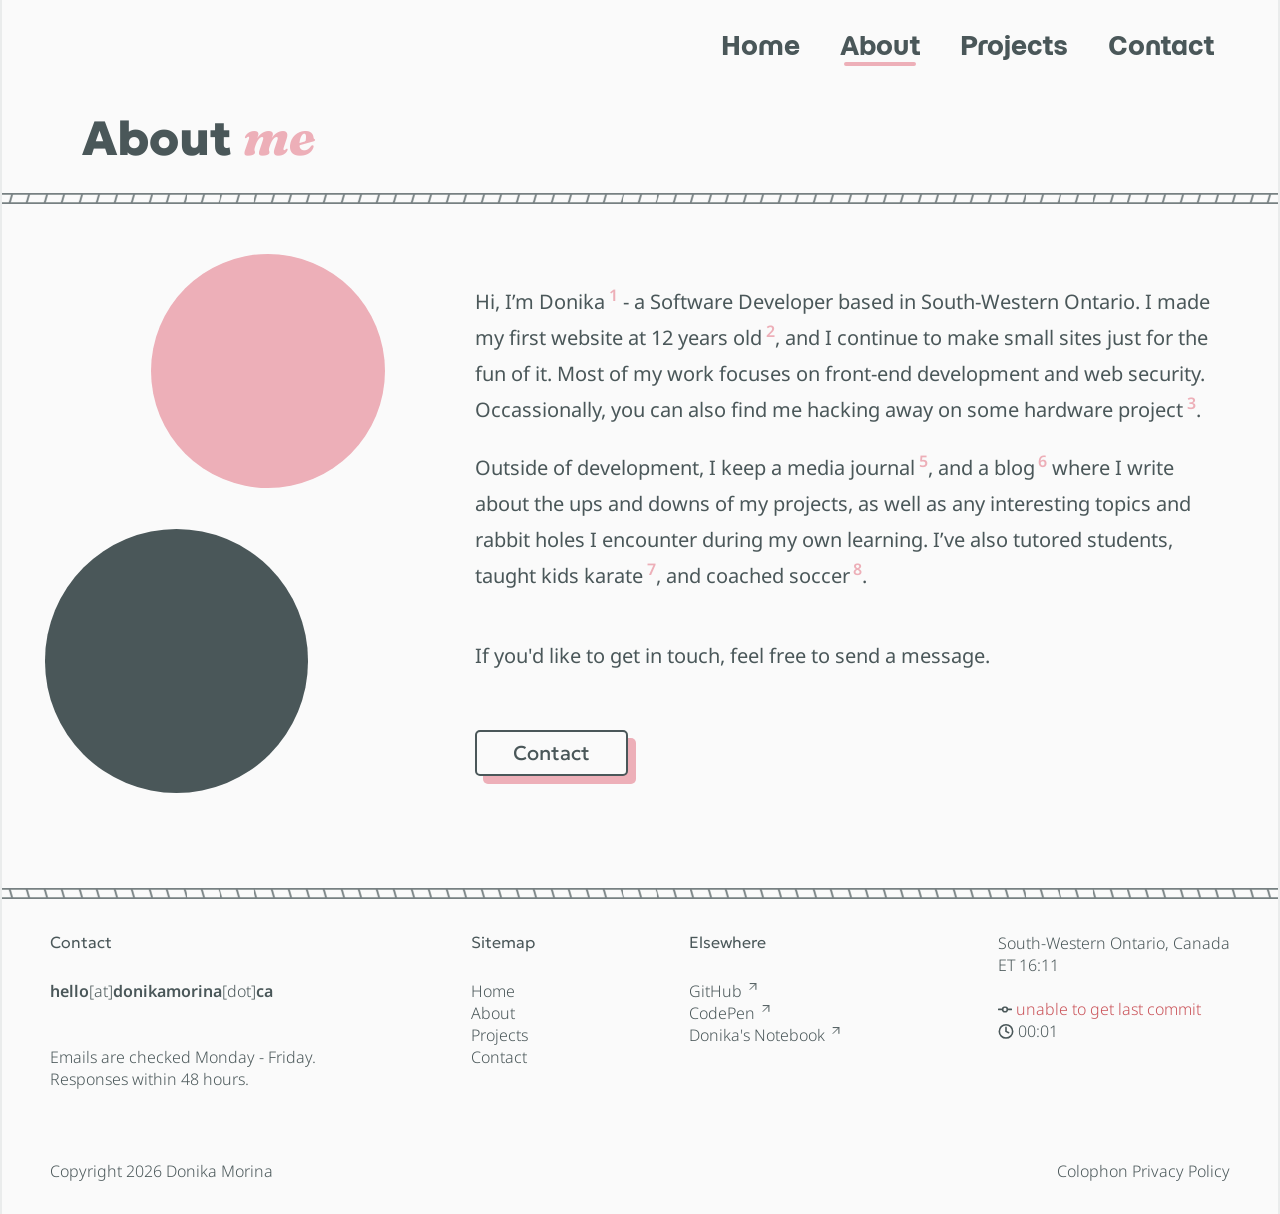
<file: about/index.html>
<!DOCTYPE html>
<html lang="en">

<head>
    <meta charset="UTF-8">
    <meta name="viewport" content="width=device-width, initial-scale=1.0, viewport-fit=cover">
    <!-- <meta http-equiv="Content-Security-Policy" content="default-src 'self'"> -->

    <!-- WEBSITE METADATA-->
    <title>About | Donika Morina</title>
    <meta name="description" content="A web dev portfolio">

    <meta name="theme-color" content="#ffffff">
    <meta name="color-scheme" content="light">

    <meta name="robots" content="index,follow">


    <!-- OPEN GRAPH / SOCIAL TAGS -->
    <meta property="og:url" content="">
    <meta property="og:type" content="website">
    <meta property="og:title" content="Content Title">
    <meta property="og:image" content="https://example.com/image.jpg">
    <meta property="og:image:alt" content="A description of what is in the image (not a caption)">
    <meta property="og:description" content="Description Here">
    <meta property="og:site_name" content="Site Name">
    <meta property="og:locale" content="en_US">
    <meta property="article:author" content="">

    <!-- CANONICAL -->
    <link rel="canonical" href="https://donika.info">

    <!-- PRECONNECT & PREFETCH -->
    <link rel="preconnect" href="https://fonts.googleapis.com">
    <link rel="preconnect" href="https://fonts.gstatic.com" crossorigin>
    <link
        href="https://fonts.googleapis.com/css2?family=Fraunces:ital,opsz,wght@0,9..144,100..900;1,9..144,100..900&family=Geologica:wght,CRSV@100..900,0&family=Momo+Trust+Display&family=Noto+Sans:ital,wght@0,100..900;1,100..900&display=swap"
        rel="stylesheet">

    <!-- EXTERNAL STYLESHEETS -->
    <link rel="stylesheet" href="/styles/styles.css">
    <link rel="stylesheet" href="/styles/about.css">

    <!-- FAVICONS FOR DIFFERENT BROWSERS-->
    <link rel="icon" type="image/x-icon" href="/assets/favicons/favicon.ico">
    <link rel="icon" type="image/png" sizes="16x16" href="/assets/favicons/favicon-16x16.png">
    <link rel="icon" type="image/png" sizes="32x32" href="/assets/favicons/favicon-32x32.png">
    <link rel="apple-touch-icon" sizes="180x180" href="/assets/favicons/apple-touch-icon.png">
    <link rel="manifest" href="/assets/favicons/site.webmanifest">

    <!-- SCRIPTS -->
    <script src="/scripts/clock.js" defer></script>
    <script src="/scripts/getLastCommit.js" defer></script>
    <script src="/scripts/aboutPopup.js" defer></script>
</head>

<body>
    <div class="site-container">
        <header>
            <nav class="navbar">
                <ul>
                    <li><a class="nav-link momo-trust" href="/">Home</a></li>
                    <li><a class="nav-link momo-trust current" href="/about/">About</a></li>
                    <li><a class="nav-link momo-trust" href="/projects/">Projects</a></li>
                    <li><a class="nav-link momo-trust" href="/contact/">Contact</a></li>
                </ul>
            </nav>
        </header>
        <main>
            <div class="page-heading">
                <h1>About <em>me</em></h1>
            </div>
            <div class="about-container">
                <div class="about-picture">
                    <div class="grey-circle"></div>
                    <div class="pink-circle"></div>
                </div>
                <div class="about-section">
                    <div class="about-paragraph">
                        <p>
                            Hi, I’m <span class="popup-btn" id="donika">Donika<sup>1</sup></span> - a Software Developer
                            based in South-Western Ontario. I made my <span class="popup-btn" id="site">first website at
                                12 years old<sup>2</sup></span>, and I continue to make small sites just for the fun of
                            it. Most of my work focuses on front-end development and web security. Occassionally, you
                            can also find me hacking away on some <span class="popup-btn" id="hardware">hardware
                                project<sup>3</sup></span>.
                        </p>
                        <br>
                        <p>
                            Outside of development, I keep a <span class="popup-btn" id="media">media
                                journal<sup>5</sup></span>, and a <span class="popup-btn"
                                id="blog">blog<sup>6</sup></span> where I write about the ups and downs of my projects,
                            as well as any interesting topics and rabbit holes I encounter during my own learning. I’ve
                            also tutored students, <span class="popup-btn" id="karate">taught kids
                                karate<sup>7</sup></span>, and <span class="popup-btn" id="soccer">coached
                                soccer<sup>8</sup></span>.
                        </p>
                        <br>
                        <br>
                        <p>
                            If you'd like to get in touch, feel free to send a message.
                        </p>
                    </div>

                    <a href="/contact" class="button">Contact</a>

                </div>
            </div>
        </main>
        <footer>
            <div class="footer-container">
                <div class="footer-contact">
                    <h6 class="footer-heading">Contact</h6>
                    <p>
                        <strong>hello</strong>[at]<strong>donikamorina</strong>[dot]<strong>ca</strong>
                    </p>
                    <br>
                    <br>
                    <p>
                        Emails are checked Monday - Friday.
                        <br>
                        Responses within 48 hours.
                    </p>
                    <br>
                </div>
                <div class="footer-sitemap">
                    <h6 class="footer-heading">Sitemap</h6>
                    <ul>
                        <li><a class="footer-link" href="/">Home</a></li>
                        <li><a class="footer-link" href="/about">About</a></li>
                        <li><a class="footer-link" href="/projects">Projects</a></li>
                        <li><a class="footer-link" href="/contact">Contact</a></li>
                    </ul>
                </div>
                <div class="footer-elsewhere">
                    <h6 class="footer-heading">Elsewhere</h6>
                    <ul>
                        <li><a class="footer-link external-link" target="_blank"
                                href="https://github.com/donika-morina">GitHub <i class="arrow-up-right "><svg
                                        width="14" height="14" viewBox="0 0 14 14" fill="none"
                                        xmlns="http://www.w3.org/2000/svg">
                                        <path d="M4.08301 9.91668L9.91634 4.08334M9.91634 9.91668V4.08334H4.08301"
                                            stroke-linecap="round" stroke-linejoin="round" />
                                    </svg></i></a></li>
                        <li><a class="footer-link external-link" target="_blank"
                                href="https://codepen.io/donika-morina">CodePen <i class="arrow-up-right"><svg
                                        width="14" height="14" viewBox="0 0 14 14" fill="none"
                                        xmlns="http://www.w3.org/2000/svg">
                                        <path d="M4.08301 9.91668L9.91634 4.08334M9.91634 9.91668V4.08334H4.08301"
                                            stroke-linecap="round" stroke-linejoin="round" />
                                    </svg></i></a>
                        </li>
                        <li><a class="footer-link external-link" target="_blank"
                                href="https://donikasnotebook.com">Donika's Notebook
                                <i class="arrow-up-right"><svg width="14" height="14" viewBox="0 0 14 14" fill="none"
                                        xmlns="http://www.w3.org/2000/svg">
                                        <path d="M4.08301 9.91668L9.91634 4.08334M9.91634 9.91668V4.08334H4.08301"
                                            stroke-linecap="round" stroke-linejoin="round" />
                                    </svg></i></a>
                        </li>

                    </ul>
                </div>
                <div class="footer-more-info">
                    <p>South-Western Ontario, Canada</p>
                    <p>ET <span id="eastern-time"></span></p>
                    <br>
                    <p><svg class="git-icon" width="14" height="7" viewBox="0 0 14 7" fill="none"
                            xmlns="http://www.w3.org/2000/svg">
                            <path
                                d="M0.612305 3.13314H4.08314M9.9223 3.13314H13.3931M9.33314 3.13314C9.33314 4.4218 8.28847 5.46647 6.9998 5.46647C5.71114 5.46647 4.66647 4.4218 4.66647 3.13314C4.66647 1.84447 5.71114 0.799805 6.9998 0.799805C8.28847 0.799805 9.33314 1.84447 9.33314 3.13314Z"
                                stroke="#4A5759" stroke-width="1.6" stroke-linecap="round" stroke-linejoin="round" />
                        </svg>

                        <a class="footer-link" id="last-commit" target="_blank"></a>
                    </p>
                    <p><span id="total-visitors"></span></p>
                    <p>
                        <svg class="inline-icon" width="16" height="16" viewBox="0 0 16 16" fill="none"
                            xmlns="http://www.w3.org/2000/svg">
                            <g clip-path="url(#clip0_1584_41)">
                                <path
                                    d="M7.99967 4.00016V8.00016L10.6663 9.3335M14.6663 8.00016C14.6663 11.6821 11.6816 14.6668 7.99967 14.6668C4.31778 14.6668 1.33301 11.6821 1.33301 8.00016C1.33301 4.31826 4.31778 1.3335 7.99967 1.3335C11.6816 1.3335 14.6663 4.31826 14.6663 8.00016Z"
                                    stroke="#4A5759" stroke-width="1.6" stroke-linecap="round"
                                    stroke-linejoin="round" />
                            </g>
                            <defs>
                                <clipPath id="clip0_1584_41">
                                    <rect width="16" height="16" fill="white" />
                                </clipPath>
                            </defs>
                        </svg>
                        <span id="time-on-site"></span>
                    </p>
                </div>
            </div>
            <div class="footer-bottom">
                <p>Copyright <span id="year"></span> Donika Morina</p>
                <div>
                    <a href="/colophon">Colophon</a>
                    <a href="/privacy">Privacy Policy</a>
                </div>
            </div>
        </footer>
    </div>
</body>

</html>
</file>
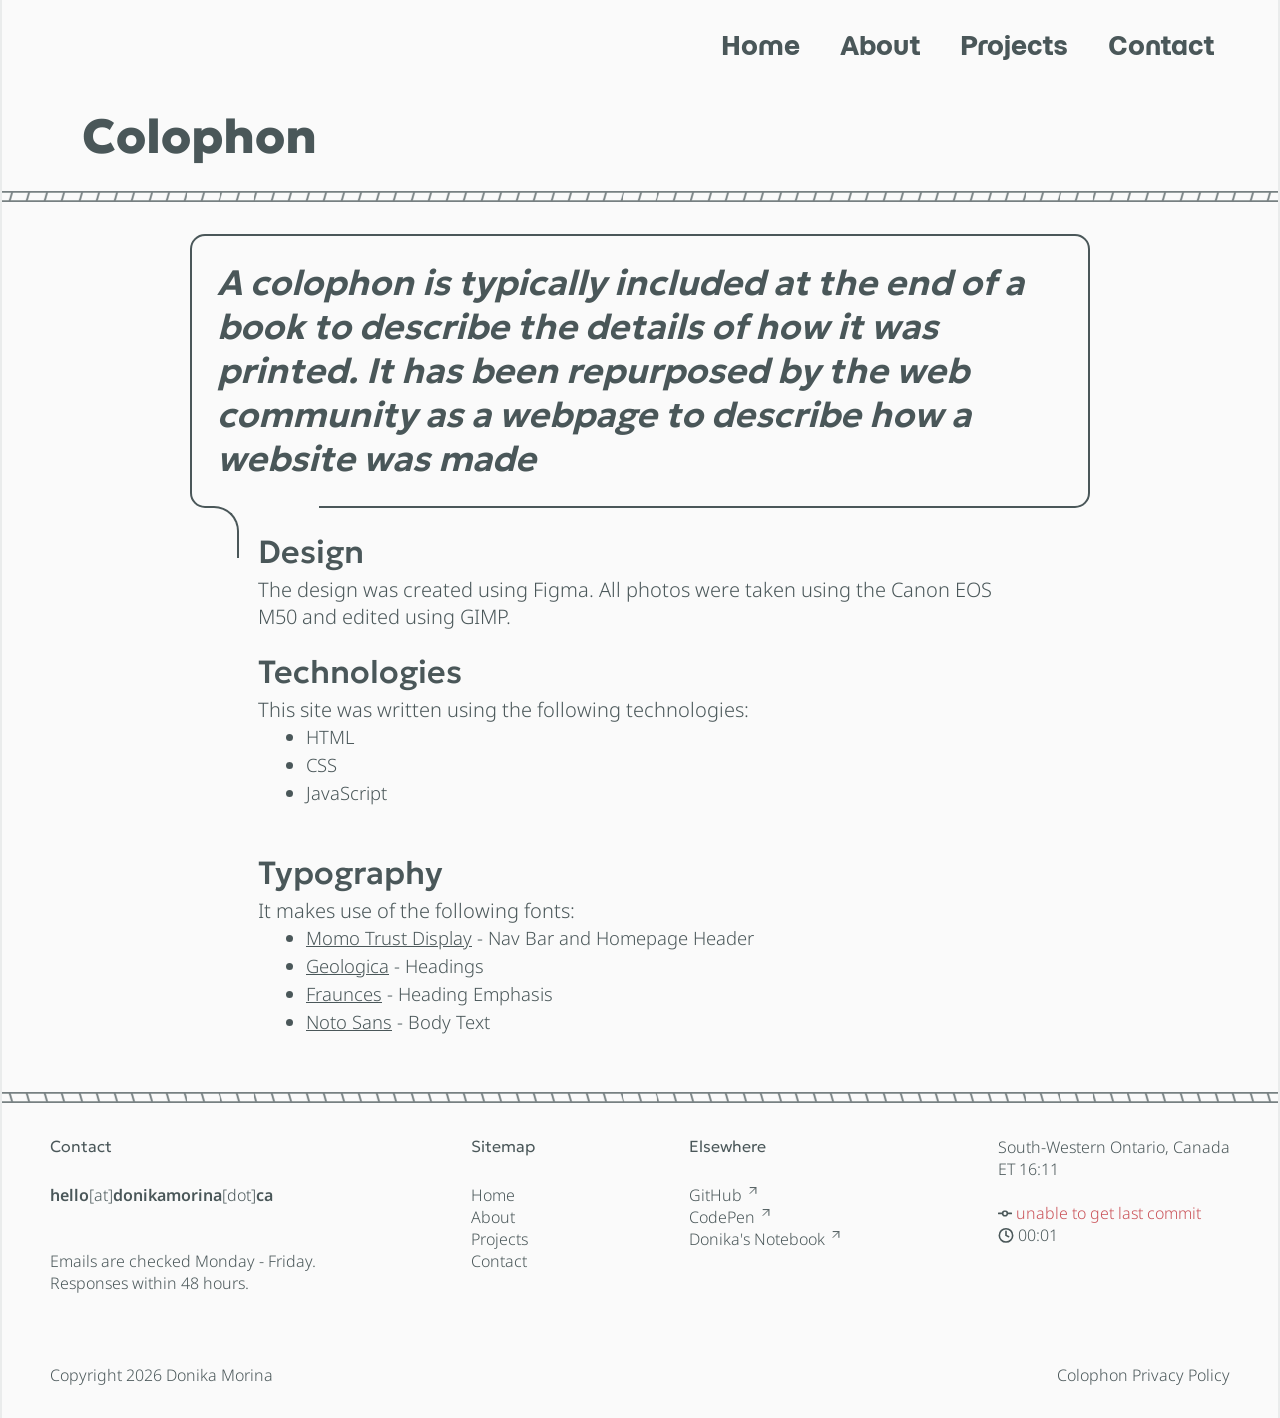
<file: colophon/index.html>
<!DOCTYPE html>
<html lang="en">

<head>
    <meta charset="UTF-8">
    <meta name="viewport" content="width=device-width, initial-scale=1.0, viewport-fit=cover">
    <!-- <meta http-equiv="Content-Security-Policy" content="default-src 'self'"> -->

    <!-- WEBSITE METADATA-->
    <title>Colophon | Donika Morina</title>
    <meta name="description" content="A web dev portfolio">

    <meta name="theme-color" content="#ffffff">
    <meta name="color-scheme" content="light">

    <meta name="robots" content="index,follow">


    <!-- OPEN GRAPH / SOCIAL TAGS -->
    <meta property="og:url" content="">
    <meta property="og:type" content="website">
    <meta property="og:title" content="Content Title">
    <meta property="og:image" content="https://example.com/image.jpg">
    <meta property="og:image:alt" content="A description of what is in the image (not a caption)">
    <meta property="og:description" content="Description Here">
    <meta property="og:site_name" content="Site Name">
    <meta property="og:locale" content="en_US">
    <meta property="article:author" content="">

    <!-- CANONICAL -->
    <link rel="canonical" href="https://donika.info">

    <!-- PRECONNECT & PREFETCH -->
    <link rel="preconnect" href="https://fonts.googleapis.com">
    <link rel="preconnect" href="https://fonts.gstatic.com" crossorigin>
    <link
        href="https://fonts.googleapis.com/css2?family=Fraunces:ital,opsz,wght@0,9..144,100..900;1,9..144,100..900&family=Geologica:wght,CRSV@100..900,0&family=Momo+Trust+Display&family=Noto+Sans:ital,wght@0,100..900;1,100..900&display=swap"
        rel="stylesheet">

    <!-- EXTERNAL STYLESHEETS -->
    <link rel="stylesheet" href="/styles/styles.css">

    <!-- FAVICONS FOR DIFFERENT BROWSERS-->
    <link rel="icon" type="image/x-icon" href="/assets/favicons/favicon.ico">
    <link rel="icon" type="image/png" sizes="16x16" href="/assets/favicons/favicon-16x16.png">
    <link rel="icon" type="image/png" sizes="32x32" href="/assets/favicons/favicon-32x32.png">
    <link rel="apple-touch-icon" sizes="180x180" href="/assets/favicons/apple-touch-icon.png">
    <link rel="manifest" href="/assets/favicons/site.webmanifest">

    <!-- SCRIPTS -->
    <script src="/scripts/clock.js" defer></script>
    <script src="/scripts/getLastCommit.js" defer></script>
</head>

<body>
    <div class="site-container">
        <header>
            <nav class="navbar">
                <ul>
                    <li><a class="nav-link momo-trust" href="/">Home</a></li>
                    <li><a class="nav-link momo-trust" href="/about">About</a></li>
                    <li><a class="nav-link momo-trust" href="/projects">Projects</a></li>
                    <li><a class="nav-link momo-trust" href="/contact">Contact</a></li>
                </ul>
            </nav>
        </header>
        <main>
            <div class="page-heading">
                <h1>Colophon</h1>
            </div>
            <div class="colophon-container">
                <blockquote>
                    <h2>A colophon is typically included at the end of a book to describe the details
                        of
                        how it was printed.
                        It has been repurposed by the web community as a webpage to describe how a website was made</h2>
                </blockquote>
                <div class="colophon-content">
                    <h2>Design</h2>
                    <p>The design was created using Figma. All photos were taken using the Canon EOS M50 and edited
                        using
                        GIMP.</p>
                    <br>
                    <h2>Technologies</h2>
                    <p>This site was written using the following technologies:</p>
                    <ul>
                        <li>HTML</li>
                        <li>CSS</li>
                        <li>JavaScript</li>
                    </ul>
                    <br>
                    <h2>Typography</h2>
                    <p>It makes use of the following fonts: </p>
                    <ul>
                        <li><a class="inline-link" href="https://fonts.google.com/specimen/Momo+Trust+Display">Momo
                                Trust Display</a> - Nav Bar and Homepage Header</li>
                        <li><a class="inline-link" href="https://fonts.google.com/specimen/Geologica">Geologica</a> -
                            Headings</li>
                        <li><a class="inline-link" href="https://fonts.google.com/specimen/Fraunces">Fraunces</a> -
                            Heading Emphasis</li>
                        <li><a class="inline-link" href="https://fonts.google.com/noto/specimen/Noto+Sans">Noto Sans</a>
                            - Body Text</li>
                    </ul>

                </div>
            </div>
        </main>
        <footer>
            <div class="footer-container">
                <div class="footer-contact">
                    <h6 class="footer-heading">Contact</h6>
                    <p>
                        <strong>hello</strong>[at]<strong>donikamorina</strong>[dot]<strong>ca</strong>
                    </p>
                    <br>
                    <br>
                    <p>
                        Emails are checked Monday - Friday.
                        <br>
                        Responses within 48 hours.
                    </p>
                    <br>
                </div>
                <div class="footer-sitemap">
                    <h6 class="footer-heading">Sitemap</h6>
                    <ul>
                        <li><a class="footer-link" href="/">Home</a></li>
                        <li><a class="footer-link" href="/about">About</a></li>
                        <li><a class="footer-link" href="/projects">Projects</a></li>
                        <li><a class="footer-link" href="/contact">Contact</a></li>
                    </ul>
                </div>
                <div class="footer-elsewhere">
                    <h6 class="footer-heading">Elsewhere</h6>
                    <ul>
                        <li><a class="footer-link external-link" target="_blank"
                                href="https://github.com/donika-morina">GitHub <i class="arrow-up-right "><svg
                                        width="14" height="14" viewBox="0 0 14 14" fill="none"
                                        xmlns="http://www.w3.org/2000/svg">
                                        <path d="M4.08301 9.91668L9.91634 4.08334M9.91634 9.91668V4.08334H4.08301"
                                            stroke-linecap="round" stroke-linejoin="round" />
                                    </svg></i></a></li>
                        <li><a class="footer-link external-link" target="_blank"
                                href="https://codepen.io/donika-morina">CodePen <i class="arrow-up-right"><svg
                                        width="14" height="14" viewBox="0 0 14 14" fill="none"
                                        xmlns="http://www.w3.org/2000/svg">
                                        <path d="M4.08301 9.91668L9.91634 4.08334M9.91634 9.91668V4.08334H4.08301"
                                            stroke-linecap="round" stroke-linejoin="round" />
                                    </svg></i></a>
                        </li>
                        <li><a class="footer-link external-link" target="_blank"
                                href="https://donikasnotebook.com">Donika's Notebook
                                <i class="arrow-up-right"><svg width="14" height="14" viewBox="0 0 14 14" fill="none"
                                        xmlns="http://www.w3.org/2000/svg">
                                        <path d="M4.08301 9.91668L9.91634 4.08334M9.91634 9.91668V4.08334H4.08301"
                                            stroke-linecap="round" stroke-linejoin="round" />
                                    </svg></i></a>
                        </li>

                    </ul>
                </div>
                <div class="footer-more-info">
                    <p>South-Western Ontario, Canada</p>
                    <p>ET <span id="eastern-time"></span></p>
                    <br>
                    <p><svg class="git-icon" width="14" height="7" viewBox="0 0 14 7" fill="none"
                            xmlns="http://www.w3.org/2000/svg">
                            <path
                                d="M0.612305 3.13314H4.08314M9.9223 3.13314H13.3931M9.33314 3.13314C9.33314 4.4218 8.28847 5.46647 6.9998 5.46647C5.71114 5.46647 4.66647 4.4218 4.66647 3.13314C4.66647 1.84447 5.71114 0.799805 6.9998 0.799805C8.28847 0.799805 9.33314 1.84447 9.33314 3.13314Z"
                                stroke="#4A5759" stroke-width="1.6" stroke-linecap="round" stroke-linejoin="round" />
                        </svg>

                        <a class="footer-link" id="last-commit" target="_blank"></a>
                    </p>
                    <p><span id="total-visitors"></span></p>
                    <p>
                        <svg class="inline-icon" width="16" height="16" viewBox="0 0 16 16" fill="none"
                            xmlns="http://www.w3.org/2000/svg">
                            <g clip-path="url(#clip0_1584_41)">
                                <path
                                    d="M7.99967 4.00016V8.00016L10.6663 9.3335M14.6663 8.00016C14.6663 11.6821 11.6816 14.6668 7.99967 14.6668C4.31778 14.6668 1.33301 11.6821 1.33301 8.00016C1.33301 4.31826 4.31778 1.3335 7.99967 1.3335C11.6816 1.3335 14.6663 4.31826 14.6663 8.00016Z"
                                    stroke="#4A5759" stroke-width="1.6" stroke-linecap="round"
                                    stroke-linejoin="round" />
                            </g>
                            <defs>
                                <clipPath id="clip0_1584_41">
                                    <rect width="16" height="16" fill="white" />
                                </clipPath>
                            </defs>
                        </svg>
                        <span id="time-on-site"></span>
                    </p>
                </div>
            </div>
            <div class="footer-bottom">
                <p>Copyright <span id="year"></span> Donika Morina</p>
                <div>
                    <a href="/colophon">Colophon</a>
                    <a href="/privacy">Privacy Policy</a>
                </div>
            </div>
        </footer>
    </div>
</body>

</html>
</file>
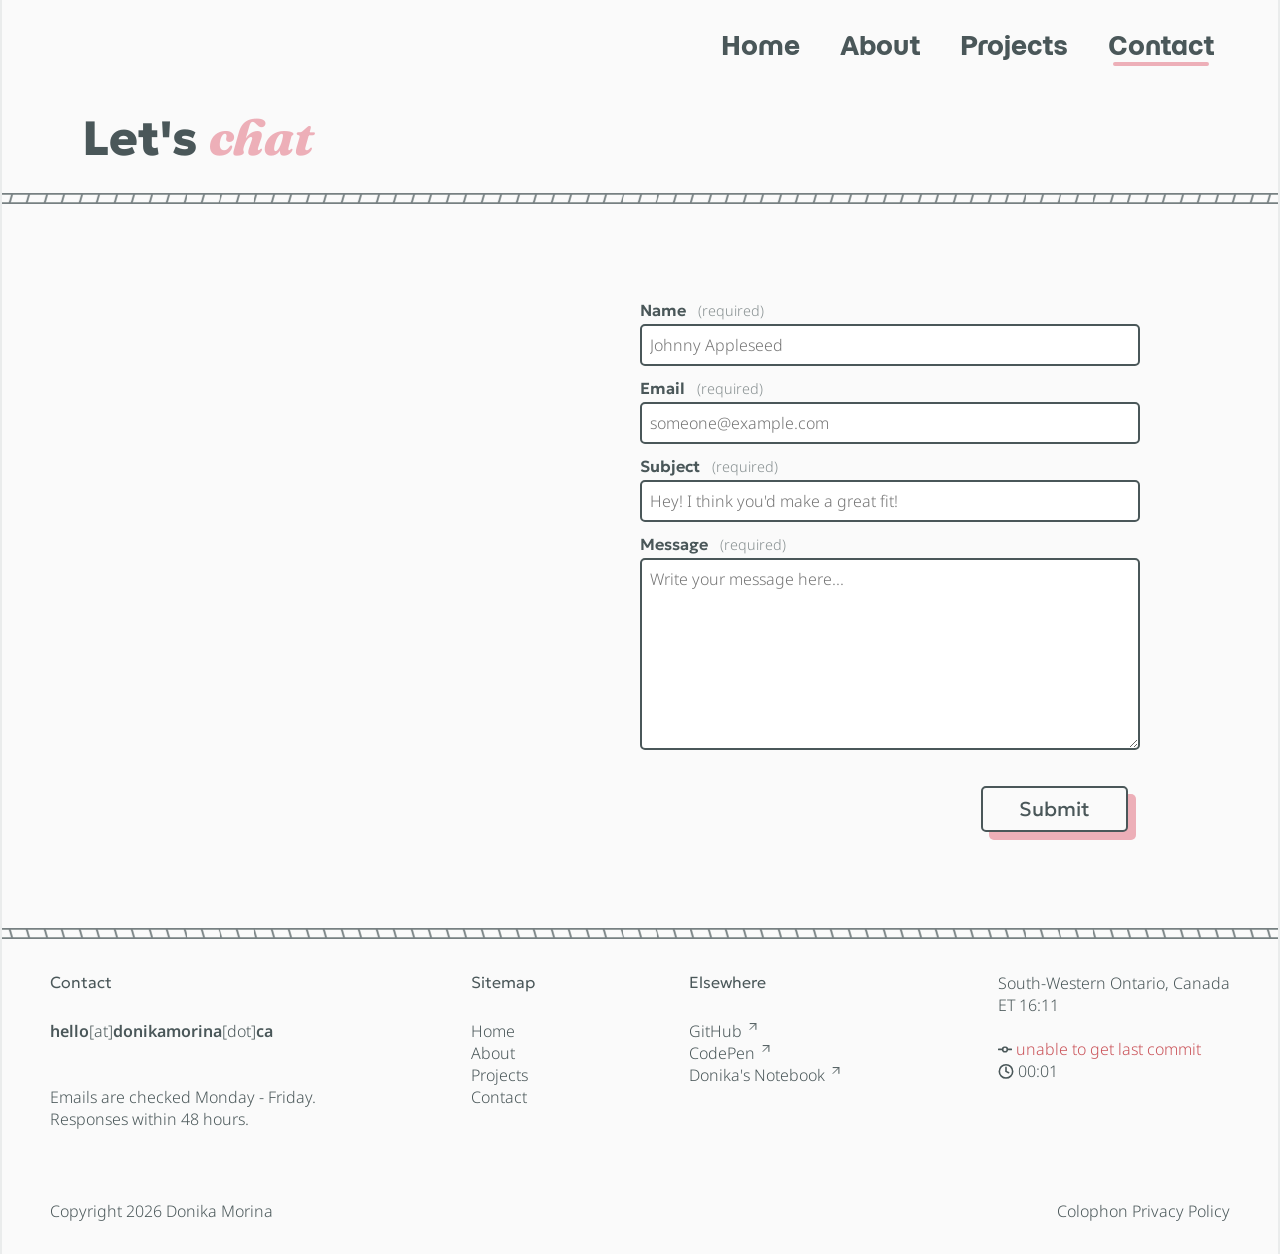
<file: contact/index.html>
<!DOCTYPE html>
<html lang="en">

<head>
    <meta charset="UTF-8">
    <meta name="viewport" content="width=device-width, initial-scale=1.0, viewport-fit=cover">
    <!-- <meta http-equiv="Content-Security-Policy" content="default-src 'self'"> -->

    <!-- WEBSITE METADATA-->
    <title>Contact | Donika Morina</title>
    <meta name="description" content="A web dev portfolio">

    <meta name="theme-color" content="#ffffff">
    <meta name="color-scheme" content="light">

    <meta name="robots" content="index,follow">


    <!-- OPEN GRAPH / SOCIAL TAGS -->
    <meta property="og:url" content="">
    <meta property="og:type" content="website">
    <meta property="og:title" content="Content Title">
    <meta property="og:image" content="https://example.com/image.jpg">
    <meta property="og:image:alt" content="A description of what is in the image (not a caption)">
    <meta property="og:description" content="Description Here">
    <meta property="og:site_name" content="Site Name">
    <meta property="og:locale" content="en_US">
    <meta property="article:author" content="">

    <!-- CANONICAL -->
    <link rel="canonical" href="https://donika.info">

    <!-- PRECONNECT & PREFETCH -->
    <link rel="preconnect" href="https://fonts.googleapis.com">
    <link rel="preconnect" href="https://fonts.gstatic.com" crossorigin>
    <link
        href="https://fonts.googleapis.com/css2?family=Fraunces:ital,opsz,wght@0,9..144,100..900;1,9..144,100..900&family=Geologica:wght,CRSV@100..900,0&family=Momo+Trust+Display&family=Noto+Sans:ital,wght@0,100..900;1,100..900&display=swap"
        rel="stylesheet">

    <!-- EXTERNAL STYLESHEETS -->
    <link rel="stylesheet" href="/styles/styles.css">
    <link rel="stylesheet" href="/styles/contact.css">

    <!-- FAVICONS FOR DIFFERENT BROWSERS -->
    <link rel="icon" type="image/x-icon" href="/assets/favicons/favicon.ico">
    <link rel="icon" type="image/png" sizes="16x16" href="/assets/favicons/favicon-16x16.png">
    <link rel="icon" type="image/png" sizes="32x32" href="/assets/favicons/favicon-32x32.png">
    <link rel="apple-touch-icon" sizes="180x180" href="/assets/favicons/apple-touch-icon.png">
    <link rel="manifest" href="/assets/favicons/site.webmanifest">

    <!-- SCRIPTS -->
    <script src="/scripts/clock.js" defer></script>
    <script src="/scripts/contact.js" defer></script>
    <script src="/scripts/getLastCommit.js" defer></script>
</head>

<body>
    <div class="site-container">
        <header>
            <nav class="navbar">
                <ul>
                    <li><a class="nav-link momo-trust" href="/">Home</a></li>
                    <li><a class="nav-link momo-trust" href="/about">About</a></li>
                    <li><a class="nav-link momo-trust" href="/projects">Projects</a></li>
                    <li><a class="nav-link momo-trust current" href="/contact">Contact</a></li>
                </ul>
            </nav>
        </header>
        <main>
            <div class="page-heading">
                <h1>Let's <em>chat</em></h1>
            </div>
            <div class="contact-content">
                <div class="contact-text-container"></div>
                <div class="form-container">
                    <form name="contact" method="POST" netlify-honeypot="website" data-netilfy="true">
                        <label for="name">Name <span class="req-tag">(required)</span></label>
                        <input type="text" id="name" name="name" placeholder="Johnny Appleseed" required />
                        <label for="email">Email <span class="req-tag">(required)</span></label>
                        <input type="email" id="email" name="email" placeholder="someone@example.com" required />
                        <label class="website">
                            Your Website: <input name="website" type="text" />
                        </label>
                        <label for="subject">Subject <span class="req-tag">(required)</span></label>
                        <input type="text" id="subject" name="subject"
                            placeholder="Hey! I think you'd make a great fit!" required>
                        <label for="message">Message <span class="req-tag">(required)</span></label>
                        <textarea type="text" id="message" name="message" placeholder="Write your message here..."
                            required></textarea>
                        <button class="button" type="submit">Submit</button>
                    </form>
                </div>
            </div>
        </main>
        <footer>
            <div class="footer-container">
                <div class="footer-contact">
                    <h6 class="footer-heading">Contact</h6>
                    <p>
                        <strong>hello</strong>[at]<strong>donikamorina</strong>[dot]<strong>ca</strong>
                    </p>
                    <br>
                    <br>
                    <p>
                        Emails are checked Monday - Friday.
                        <br>
                        Responses within 48 hours.
                    </p>
                    <br>
                </div>
                <div class="footer-sitemap">
                    <h6 class="footer-heading">Sitemap</h6>
                    <ul>
                        <li><a class="footer-link" href="/">Home</a></li>
                        <li><a class="footer-link" href="/about">About</a></li>
                        <li><a class="footer-link" href="/projects">Projects</a></li>
                        <li><a class="footer-link" href="/contact">Contact</a></li>
                    </ul>
                </div>
                <div class="footer-elsewhere">
                    <h6 class="footer-heading">Elsewhere</h6>
                    <ul>
                        <li><a class="footer-link external-link" target="_blank"
                                href="https://github.com/donika-morina">GitHub <i class="arrow-up-right "><svg
                                        width="14" height="14" viewBox="0 0 14 14" fill="none"
                                        xmlns="http://www.w3.org/2000/svg">
                                        <path d="M4.08301 9.91668L9.91634 4.08334M9.91634 9.91668V4.08334H4.08301"
                                            stroke-linecap="round" stroke-linejoin="round" />
                                    </svg></i></a></li>
                        <li><a class="footer-link external-link" target="_blank"
                                href="https://codepen.io/donika-morina">CodePen <i class="arrow-up-right"><svg
                                        width="14" height="14" viewBox="0 0 14 14" fill="none"
                                        xmlns="http://www.w3.org/2000/svg">
                                        <path d="M4.08301 9.91668L9.91634 4.08334M9.91634 9.91668V4.08334H4.08301"
                                            stroke-linecap="round" stroke-linejoin="round" />
                                    </svg></i></a>
                        </li>
                        <li><a class="footer-link external-link" target="_blank"
                                href="https://donikasnotebook.com">Donika's Notebook
                                <i class="arrow-up-right"><svg width="14" height="14" viewBox="0 0 14 14" fill="none"
                                        xmlns="http://www.w3.org/2000/svg">
                                        <path d="M4.08301 9.91668L9.91634 4.08334M9.91634 9.91668V4.08334H4.08301"
                                            stroke-linecap="round" stroke-linejoin="round" />
                                    </svg></i></a>
                        </li>

                    </ul>
                </div>
                <div class="footer-more-info">
                    <p>South-Western Ontario, Canada</p>
                    <p>ET <span id="eastern-time"></span></p>
                    <br>
                    <p><svg class="git-icon" width="14" height="7" viewBox="0 0 14 7" fill="none"
                            xmlns="http://www.w3.org/2000/svg">
                            <path
                                d="M0.612305 3.13314H4.08314M9.9223 3.13314H13.3931M9.33314 3.13314C9.33314 4.4218 8.28847 5.46647 6.9998 5.46647C5.71114 5.46647 4.66647 4.4218 4.66647 3.13314C4.66647 1.84447 5.71114 0.799805 6.9998 0.799805C8.28847 0.799805 9.33314 1.84447 9.33314 3.13314Z"
                                stroke="#4A5759" stroke-width="1.6" stroke-linecap="round" stroke-linejoin="round" />
                        </svg>

                        <a class="footer-link" id="last-commit" target="_blank"></a>
                    </p>
                    <p><span id="total-visitors"></span></p>
                    <p>
                        <svg class="inline-icon" width="16" height="16" viewBox="0 0 16 16" fill="none"
                            xmlns="http://www.w3.org/2000/svg">
                            <g clip-path="url(#clip0_1584_41)">
                                <path
                                    d="M7.99967 4.00016V8.00016L10.6663 9.3335M14.6663 8.00016C14.6663 11.6821 11.6816 14.6668 7.99967 14.6668C4.31778 14.6668 1.33301 11.6821 1.33301 8.00016C1.33301 4.31826 4.31778 1.3335 7.99967 1.3335C11.6816 1.3335 14.6663 4.31826 14.6663 8.00016Z"
                                    stroke="#4A5759" stroke-width="1.6" stroke-linecap="round"
                                    stroke-linejoin="round" />
                            </g>
                            <defs>
                                <clipPath id="clip0_1584_41">
                                    <rect width="16" height="16" fill="white" />
                                </clipPath>
                            </defs>
                        </svg>
                        <span id="time-on-site"></span>
                    </p>
                </div>
            </div>
            <div class="footer-bottom">
                <p>Copyright <span id="year"></span> Donika Morina</p>
                <div>
                    <a href="/colophon">Colophon</a>
                    <a href="/privacy">Privacy Policy</a>
                </div>
            </div>
        </footer>
    </div>
</body>

</html>
</file>
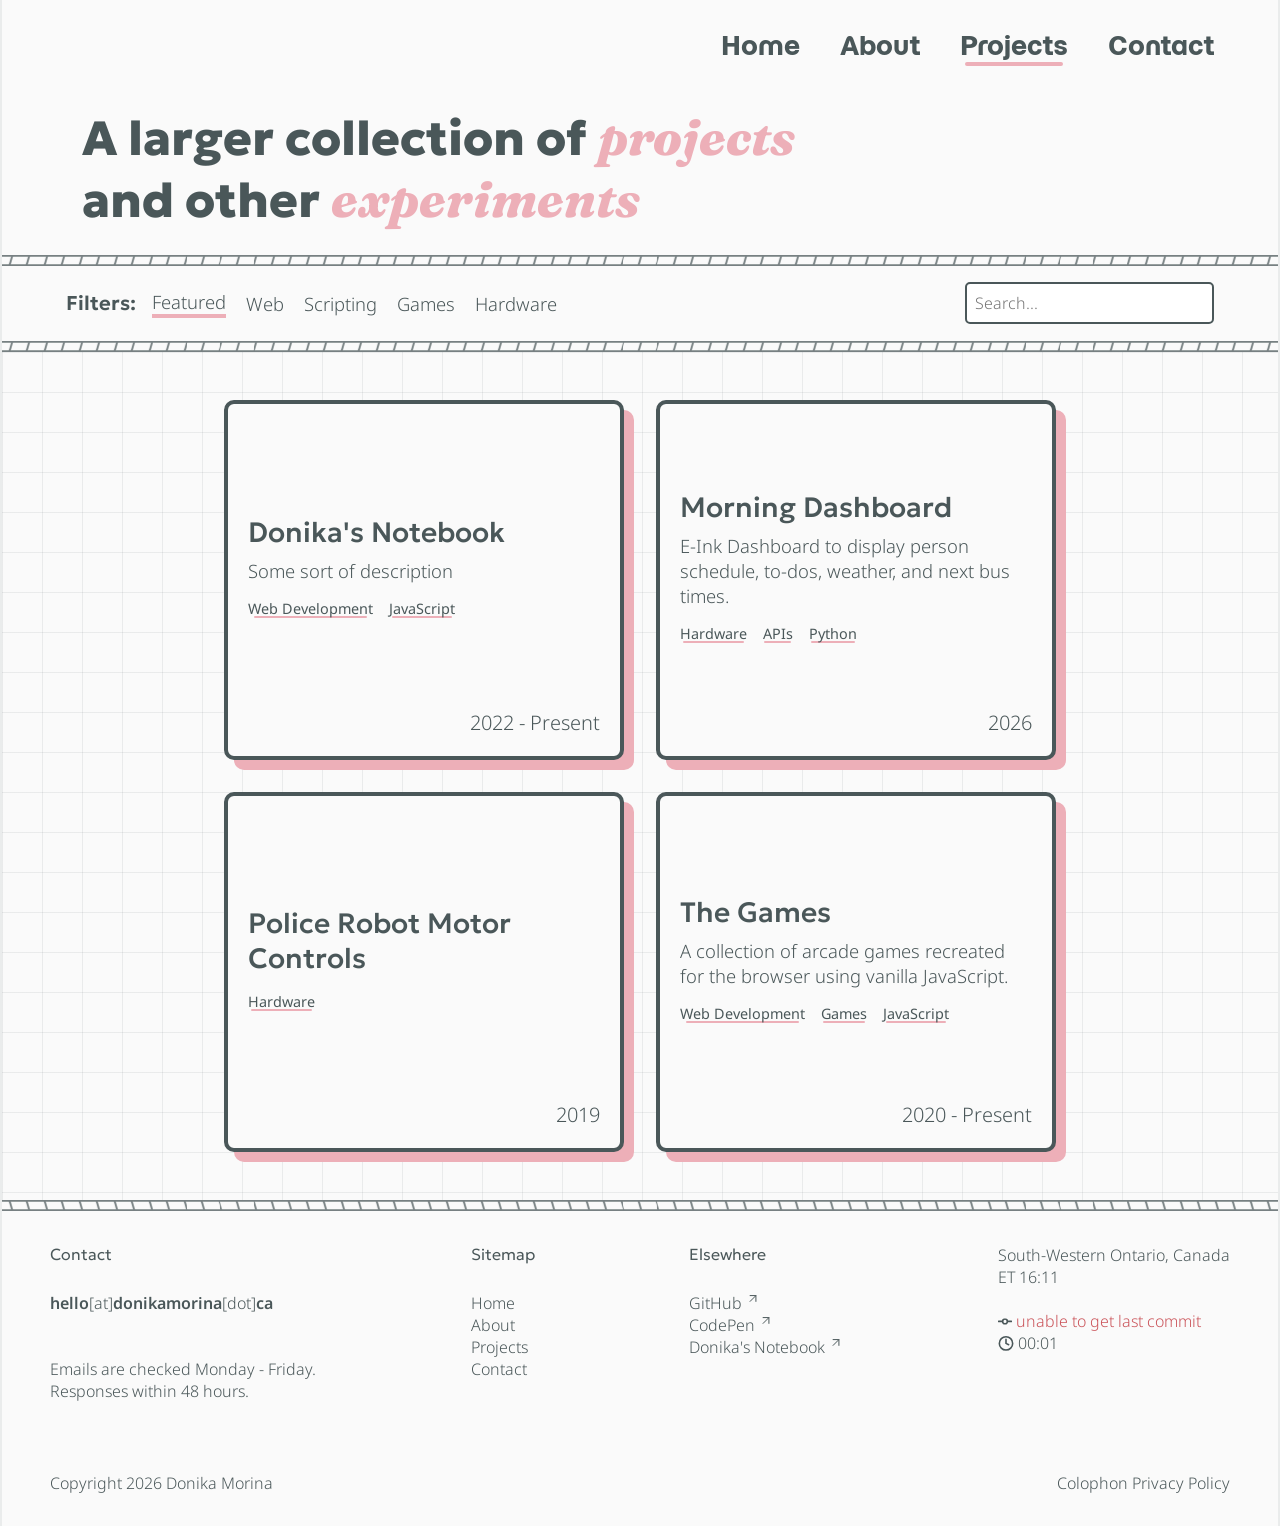
<file: projects/index.html>
<!DOCTYPE html>
<html lang="en">

<head>
    <meta charset="UTF-8">
    <meta name="viewport" content="width=device-width, initial-scale=1.0, viewport-fit=cover">
    <!-- <meta http-equiv="Content-Security-Policy" content="default-src 'self'"> -->

    <!-- WEBSITE METADATA-->
    <title>Projects | Donika Morina</title>
    <meta name="description" content="A web dev portfolio">

    <meta name="theme-color" content="#ffffff">
    <meta name="color-scheme" content="light">

    <meta name="robots" content="index,follow">


    <!-- OPEN GRAPH / SOCIAL TAGS -->
    <meta property="og:url" content="">
    <meta property="og:type" content="website">
    <meta property="og:title" content="Content Title">
    <meta property="og:image" content="https://example.com/image.jpg">
    <meta property="og:image:alt" content="A description of what is in the image (not a caption)">
    <meta property="og:description" content="Description Here">
    <meta property="og:site_name" content="Site Name">
    <meta property="og:locale" content="en_US">
    <meta property="article:author" content="">

    <!-- CANONICAL -->
    <link rel="canonical" href="https://donika.info">

    <!-- PRECONNECT & PREFETCH -->
    <link rel="preconnect" href="https://fonts.googleapis.com">
    <link rel="preconnect" href="https://fonts.gstatic.com" crossorigin>
    <link
        href="https://fonts.googleapis.com/css2?family=Fraunces:ital,opsz,wght@0,9..144,100..900;1,9..144,100..900&family=Geologica:wght,CRSV@100..900,0&family=Momo+Trust+Display&family=Noto+Sans:ital,wght@0,100..900;1,100..900&display=swap"
        rel="stylesheet">

    <!-- EXTERNAL STYLESHEETS -->
    <link rel="stylesheet" href="/styles/styles.css">
    <link rel="stylesheet" href="/styles/projects.css">

    <!-- FAVICONS FOR DIFFERENT BROWSERS -->
    <link rel="icon" type="image/x-icon" href="/assets/favicons/favicon.ico">
    <link rel="icon" type="image/png" sizes="16x16" href="/assets/favicons/favicon-16x16.png">
    <link rel="icon" type="image/png" sizes="32x32" href="/assets/favicons/favicon-32x32.png">
    <link rel="apple-touch-icon" sizes="180x180" href="/assets/favicons/apple-touch-icon.png">
    <link rel="manifest" href="/assets/favicons/site.webmanifest">

    <!-- SCRIPTS -->
    <script src="/scripts/clock.js" defer></script>
    <script src="/scripts/getLastCommit.js" defer></script>
    <script src="/scripts/generateProjects.js" defer></script>
    <script src="/scripts/filterProjects.js" defer></script>
</head>

<body>
    <div class="site-container">
        <header>
            <nav class="navbar">
                <ul>
                    <li><a class="nav-link momo-trust" href="/">Home</a></li>
                    <li><a class="nav-link momo-trust" href="/about">About</a></li>
                    <li><a class="nav-link momo-trust current" href="/projects">Projects</a></li>
                    <li><a class="nav-link momo-trust" href="/contact">Contact</a></li>
                </ul>
            </nav>
        </header>
        <main>
            <div class="page-heading">
                <h1>A larger collection of <em>projects</em> and other <em>experiments</em></h1>
            </div>
            <div class="filter-bar">
                <div class="filter-container">
                    <h3>Filters: </h3>
                    <ul class="filters">
                        <li><button class="filter-btn" aria-pressed="true" data-filter="Featured">Featured</button></li>
                        <li><button class="filter-btn" aria-pressed="false" data-filter="Web Development">Web</button>
                        </li>
                        <li><button class="filter-btn" aria-pressed="false" data-filter="Scripting">Scripting</button>
                        </li>
                        <li><button class="filter-btn" aria-pressed="false" data-filter="Games">Games</button></li>
                        <li><button class="filter-btn" aria-pressed="false" data-filter="Hardware">Hardware</button>
                        </li>
                    </ul>
                </div>
                <div class="search-container"><input id="search" type="text" placeholder="Search..."></div>
            </div>
            <section class="main-container">
                <div id="projects" class="project-container">
                </div>
            </section>
        </main>
        <footer>
            <div class="footer-container">
                <div class="footer-contact">
                    <h6 class="footer-heading">Contact</h6>
                    <p>
                        <strong>hello</strong>[at]<strong>donikamorina</strong>[dot]<strong>ca</strong>
                    </p>
                    <br>
                    <br>
                    <p>
                        Emails are checked Monday - Friday.
                        <br>
                        Responses within 48 hours.
                    </p>
                    <br>
                </div>
                <div class="footer-sitemap">
                    <h6 class="footer-heading">Sitemap</h6>
                    <ul>
                        <li><a class="footer-link" href="/">Home</a></li>
                        <li><a class="footer-link" href="/about">About</a></li>
                        <li><a class="footer-link" href="/projects">Projects</a></li>
                        <li><a class="footer-link" href="/contact">Contact</a></li>
                    </ul>
                </div>
                <div class="footer-elsewhere">
                    <h6 class="footer-heading">Elsewhere</h6>
                    <ul>
                        <li><a class="footer-link external-link" target="_blank"
                                href="https://github.com/donika-morina">GitHub <i class="arrow-up-right "><svg
                                        width="14" height="14" viewBox="0 0 14 14" fill="none"
                                        xmlns="http://www.w3.org/2000/svg">
                                        <path d="M4.08301 9.91668L9.91634 4.08334M9.91634 9.91668V4.08334H4.08301"
                                            stroke-linecap="round" stroke-linejoin="round" />
                                    </svg></i></a></li>
                        <li><a class="footer-link external-link" target="_blank"
                                href="https://codepen.io/donika-morina">CodePen <i class="arrow-up-right"><svg
                                        width="14" height="14" viewBox="0 0 14 14" fill="none"
                                        xmlns="http://www.w3.org/2000/svg">
                                        <path d="M4.08301 9.91668L9.91634 4.08334M9.91634 9.91668V4.08334H4.08301"
                                            stroke-linecap="round" stroke-linejoin="round" />
                                    </svg></i></a>
                        </li>
                        <li><a class="footer-link external-link" target="_blank"
                                href="https://donikasnotebook.com">Donika's Notebook
                                <i class="arrow-up-right"><svg width="14" height="14" viewBox="0 0 14 14" fill="none"
                                        xmlns="http://www.w3.org/2000/svg">
                                        <path d="M4.08301 9.91668L9.91634 4.08334M9.91634 9.91668V4.08334H4.08301"
                                            stroke-linecap="round" stroke-linejoin="round" />
                                    </svg></i></a>
                        </li>

                    </ul>
                </div>
                <div class="footer-more-info">
                    <p>South-Western Ontario, Canada</p>
                    <p>ET <span id="eastern-time"></span></p>
                    <br>
                    <p><svg class="git-icon" width="14" height="7" viewBox="0 0 14 7" fill="none"
                            xmlns="http://www.w3.org/2000/svg">
                            <path
                                d="M0.612305 3.13314H4.08314M9.9223 3.13314H13.3931M9.33314 3.13314C9.33314 4.4218 8.28847 5.46647 6.9998 5.46647C5.71114 5.46647 4.66647 4.4218 4.66647 3.13314C4.66647 1.84447 5.71114 0.799805 6.9998 0.799805C8.28847 0.799805 9.33314 1.84447 9.33314 3.13314Z"
                                stroke="#4A5759" stroke-width="1.6" stroke-linecap="round" stroke-linejoin="round" />
                        </svg>

                        <a class="footer-link" id="last-commit" target="_blank"></a>
                    </p>
                    <p><span id="total-visitors"></span></p>
                    <p>
                        <svg class="inline-icon" width="16" height="16" viewBox="0 0 16 16" fill="none"
                            xmlns="http://www.w3.org/2000/svg">
                            <g clip-path="url(#clip0_1584_41)">
                                <path
                                    d="M7.99967 4.00016V8.00016L10.6663 9.3335M14.6663 8.00016C14.6663 11.6821 11.6816 14.6668 7.99967 14.6668C4.31778 14.6668 1.33301 11.6821 1.33301 8.00016C1.33301 4.31826 4.31778 1.3335 7.99967 1.3335C11.6816 1.3335 14.6663 4.31826 14.6663 8.00016Z"
                                    stroke="#4A5759" stroke-width="1.6" stroke-linecap="round"
                                    stroke-linejoin="round" />
                            </g>
                            <defs>
                                <clipPath id="clip0_1584_41">
                                    <rect width="16" height="16" fill="white" />
                                </clipPath>
                            </defs>
                        </svg>
                        <span id="time-on-site"></span>
                    </p>
                </div>
            </div>
            <div class="footer-bottom">
                <p>Copyright <span id="year"></span> Donika Morina</p>
                <div>
                    <a href="/colophon">Colophon</a>
                    <a href="/privacy">Privacy Policy</a>
                </div>
            </div>
        </footer>
    </div>
</body>

</html>
</file>
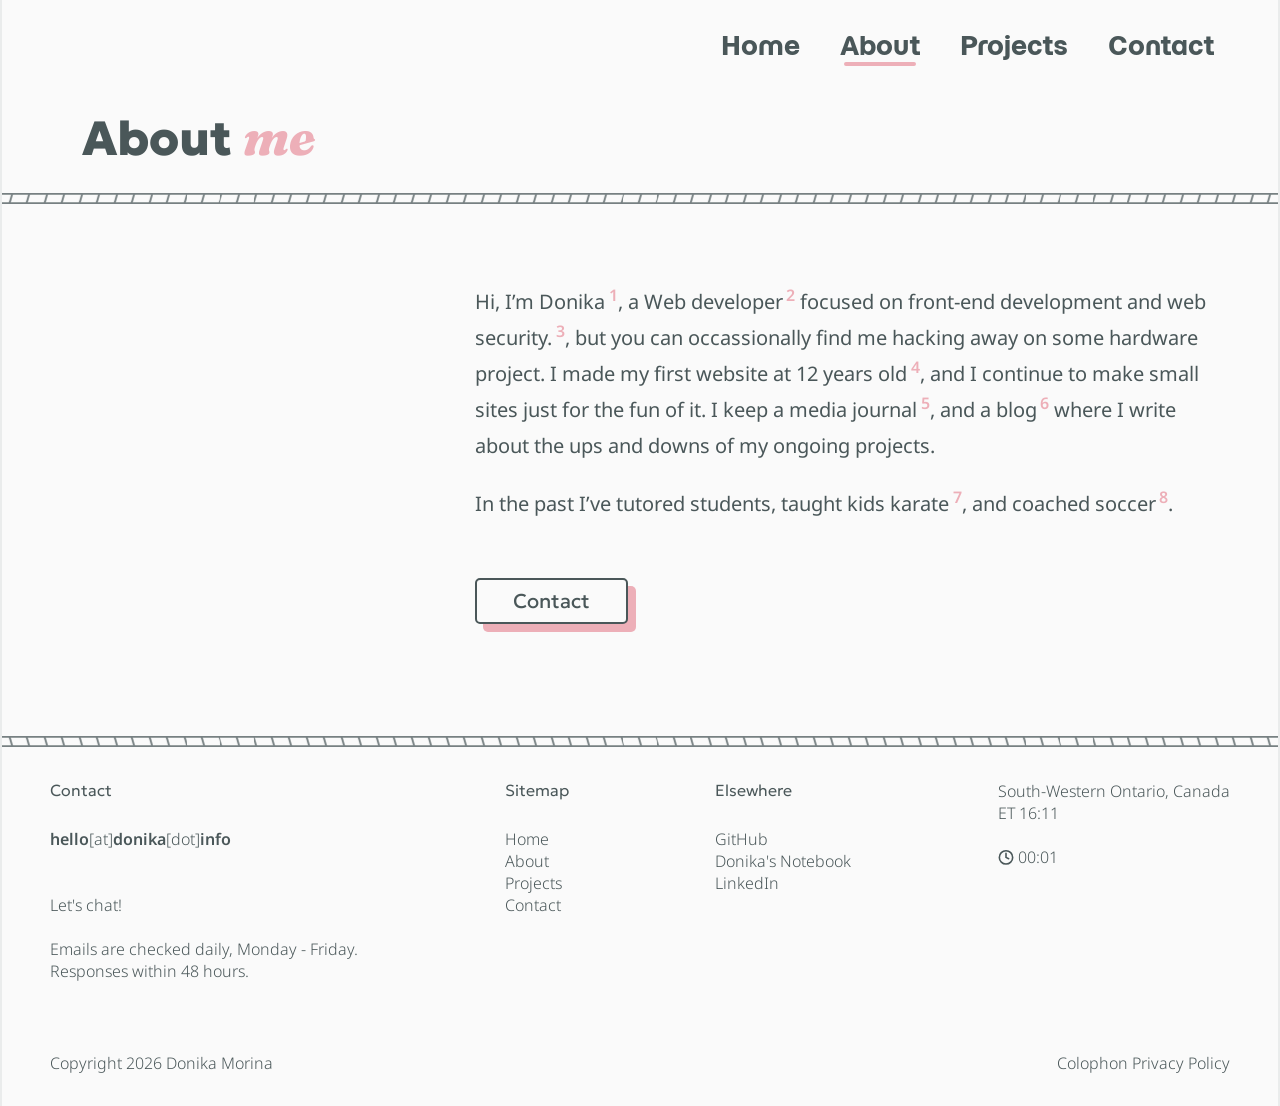
<file: about.html>
<!DOCTYPE html>
<html lang="en">

<head>
    <meta charset="UTF-8">
    <meta name="viewport" content="width=device-width, initial-scale=1.0, viewport-fit=cover">
    <!-- <meta http-equiv="Content-Security-Policy" content="default-src 'self'"> -->

    <!-- WEBSITE METADATA-->
    <title>About | Donika Morina</title>
    <meta name="description" content="A web dev portfolio">

    <meta name="theme-color" content="#ffffff">
    <meta name="color-scheme" content="light">

    <meta name="robots" content="index,follow">


    <!-- OPEN GRAPH / SOCIAL TAGS -->
    <meta property="og:url" content="">
    <meta property="og:type" content="website">
    <meta property="og:title" content="Content Title">
    <meta property="og:image" content="https://example.com/image.jpg">
    <meta property="og:image:alt" content="A description of what is in the image (not a caption)">
    <meta property="og:description" content="Description Here">
    <meta property="og:site_name" content="Site Name">
    <meta property="og:locale" content="en_US">
    <meta property="article:author" content="">

    <!-- CANONICAL -->
    <link rel="canonical" href="https://donika.info">

    <!-- PRECONNECT & PREFETCH -->
    <link rel="preconnect" href="https://fonts.googleapis.com">
    <link rel="preconnect" href="https://fonts.gstatic.com" crossorigin>
    <link
        href="https://fonts.googleapis.com/css2?family=Fraunces:ital,opsz,wght@0,9..144,100..900;1,9..144,100..900&family=Geologica:wght,CRSV@100..900,0&family=Momo+Trust+Display&family=Noto+Sans:ital,wght@0,100..900;1,100..900&display=swap"
        rel="stylesheet">

    <!-- EXTERNAL STYLESHEETS -->
    <link rel="stylesheet" href="/styles/styles.css">
    <link rel="stylesheet" href="/styles/about.css">

    <!-- FAVICONS FOR DIFFERENT BROWSERS-->
    <link rel="icon" type="image/x-icon" href="/assets/favicons/favicon.ico">
    <link rel="icon" type="image/png" sizes="16x16" href="/assets/favicons/favicon-16x16.png">
    <link rel="icon" type="image/png" sizes="32x32" href="/assets/favicons/favicon-32x32.png">
    <link rel="apple-touch-icon" sizes="180x180" href="/assets/favicons/apple-touch-icon.png">
    <link rel="manifest" href="/assets/favicons/site.webmanifest">

    <!-- SCRIPTS -->
    <script src="/scripts/clock.js" defer></script>
</head>

<body>
    <div class="site-container">
        <header>
            <nav class="navbar">
                <ul>
                    <li><a class="nav-link momo-trust" href="/">Home</a></li>
                    <li><a class="nav-link momo-trust current" href="/about">About</a></li>
                    <li><a class="nav-link momo-trust" href="/projects">Projects</a></li>
                    <li><a class="nav-link momo-trust" href="/contact">Contact</a></li>
                </ul>
            </nav>
        </header>
        <main>
            <div class="page-heading">
                <h1>About <em>me</em></h1>
            </div>
            <div class="about-container">
                <div class="about-picture"></div>
                <div class="about-section">
                    <div class="about-paragraph">
                        <p>Hi, I’m Donika<sup>1</sup>, a Web developer<sup>2</sup> focused on front-end development and
                            web
                            security.<sup>3</sup>, but you can occassionally find me hacking away on some hardware
                            project. I made my first website at 12 years old<sup>4</sup>, and I continue to make small
                            sites just for the fun of it. I keep a media
                            journal<sup>5</sup>, and a
                            blog<sup>6</sup>
                            where I write about the ups and downs
                            of my ongoing projects.
                        </p>
                        <br>
                        <p>
                            In the past I’ve tutored students, taught kids karate<sup>7</sup>, and coached
                            soccer<sup>8</sup>.
                        </p>
                    </div>

                    <a href="/contact" class="button">Contact</a>

                </div>
            </div>
        </main>
        <footer>
            <div class="footer-container">
                <div class="footer-contact">
                    <h6 class="footer-heading">Contact</h6>
                    <p>
                        <strong>hello</strong>[at]<strong>donika</strong>[dot]<strong>info</strong>
                    </p>
                    <br>
                    <br>
                    <p>
                        Let's chat!
                        <br>
                        <br>
                        Emails are checked daily, Monday - Friday.
                        <br>
                        Responses within 48 hours.
                    </p>
                    <br>
                </div>
                <div class="footer-sitemap">
                    <h6 class="footer-heading">Sitemap</h6>
                    <ul>
                        <li><a class="footer-link" href="/">Home</a></li>
                        <li><a class="footer-link" href="/about">About</a></li>
                        <li><a class="footer-link" href="/projects">Projects</a></li>
                        <li><a class="footer-link" href="/contact">Contact</a></li>
                    </ul>
                </div>
                <div class="footer-elsewhere">
                    <h6 class="footer-heading">Elsewhere</h6>
                    <ul>
                        <li><a class="footer-link" target="_blank" href="https://github.com/donika-morina">GitHub <i
                                    class="arrow-up-right"></i></a></li>
                        <li><a class="footer-link" target="_blank" href="https://donikasnotebook.com">Donika's Notebook
                                <i class="arrow-up-right"></i></a>
                        </li>
                        <li><a class="footer-link" target="_blank"
                                href="https://https://ca.linkedin.com/in/donika--morina">LinkedIn <i
                                    class="arrow-up-right"></i></a>
                        </li>
                    </ul>
                </div>
                <div class="footer-more-info">
                    <p>South-Western Ontario, Canada</p>
                    <p>ET <span id="eastern-time"></span></p>
                    <br>
                    <p><span id="last-commit"></span></p>
                    <p><span id="total-visitors"></span></p>
                    <p>
                        <svg class="inline-icon" width="16" height="16" viewBox="0 0 16 16" fill="none"
                            xmlns="http://www.w3.org/2000/svg">
                            <g clip-path="url(#clip0_1584_41)">
                                <path
                                    d="M7.99967 4.00016V8.00016L10.6663 9.3335M14.6663 8.00016C14.6663 11.6821 11.6816 14.6668 7.99967 14.6668C4.31778 14.6668 1.33301 11.6821 1.33301 8.00016C1.33301 4.31826 4.31778 1.3335 7.99967 1.3335C11.6816 1.3335 14.6663 4.31826 14.6663 8.00016Z"
                                    stroke="#4A5759" stroke-width="1.6" stroke-linecap="round"
                                    stroke-linejoin="round" />
                            </g>
                            <defs>
                                <clipPath id="clip0_1584_41">
                                    <rect width="16" height="16" fill="white" />
                                </clipPath>
                            </defs>
                        </svg>
                        <span id="time-on-site"></span>
                    </p>
                </div>
            </div>
            <div class="footer-bottom">
                <p>Copyright <span id="year"></span> Donika Morina</p>
                <div>
                    <a href="/colophon">Colophon</a>
                    <a href="/privacy">Privacy Policy</a>
                </div>
            </div>
        </footer>
    </div>
</body>

</html>
</file>
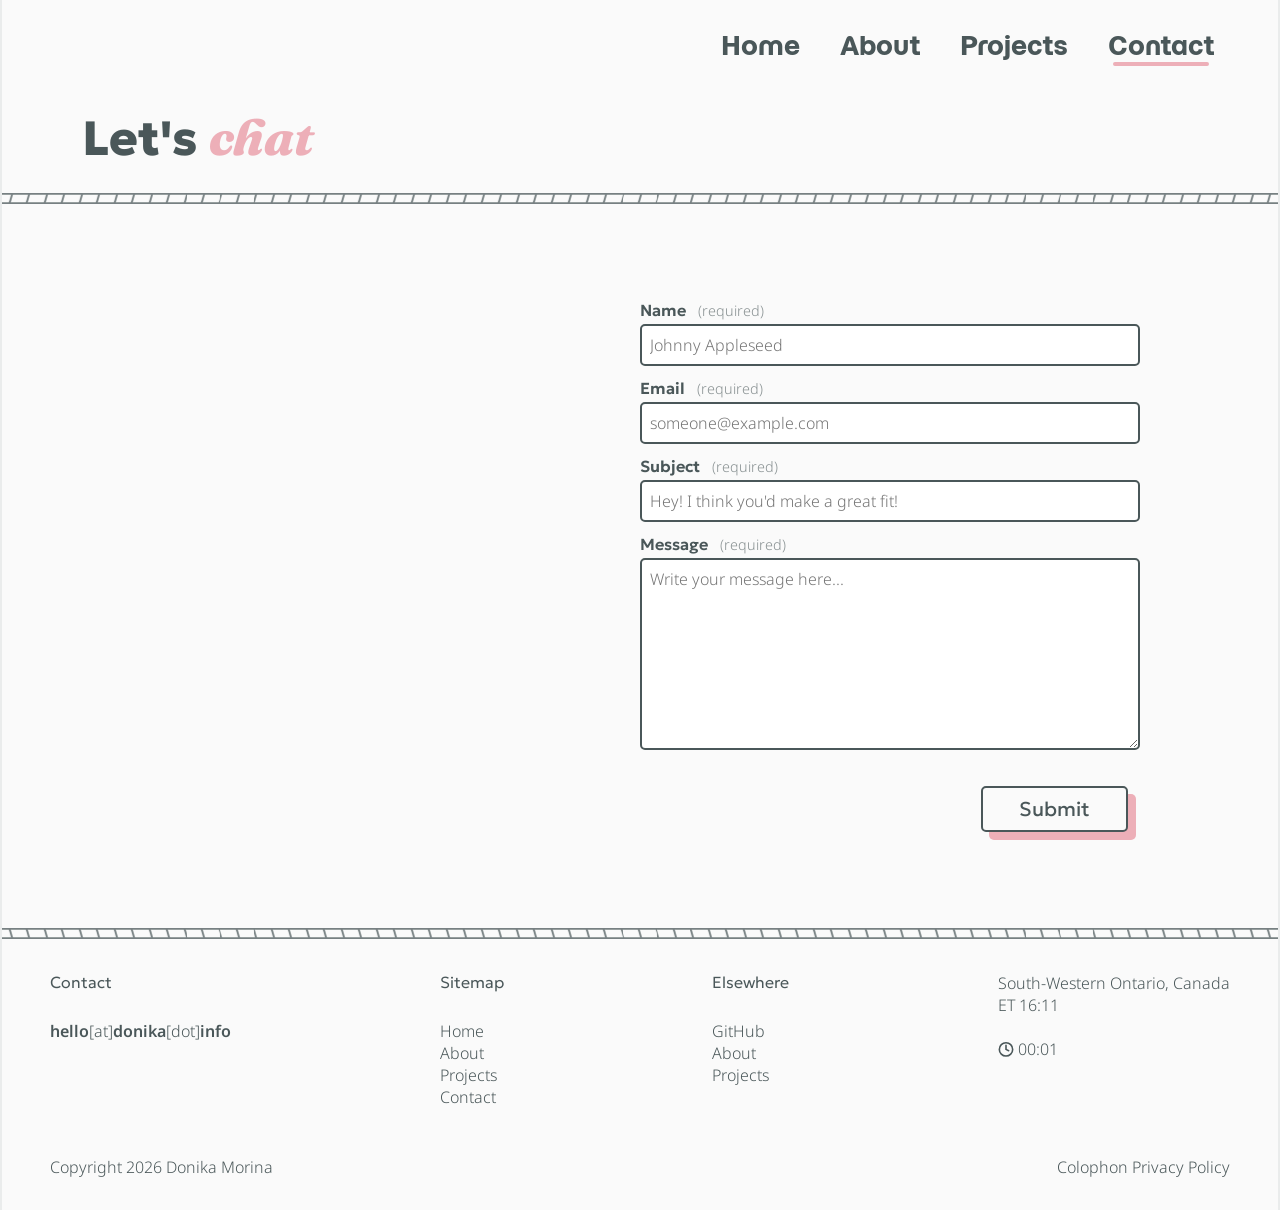
<file: contact.html>
<!DOCTYPE html>
<html lang="en">

<head>
    <meta charset="UTF-8">
    <meta name="viewport" content="width=device-width, initial-scale=1.0, viewport-fit=cover">
    <!-- <meta http-equiv="Content-Security-Policy" content="default-src 'self'"> -->

    <!-- WEBSITE METADATA-->
    <title>Contact | Donika Morina</title>
    <meta name="description" content="A web dev portfolio">

    <meta name="theme-color" content="#ffffff">
    <meta name="color-scheme" content="light">

    <meta name="robots" content="index,follow">


    <!-- OPEN GRAPH / SOCIAL TAGS -->
    <meta property="og:url" content="">
    <meta property="og:type" content="website">
    <meta property="og:title" content="Content Title">
    <meta property="og:image" content="https://example.com/image.jpg">
    <meta property="og:image:alt" content="A description of what is in the image (not a caption)">
    <meta property="og:description" content="Description Here">
    <meta property="og:site_name" content="Site Name">
    <meta property="og:locale" content="en_US">
    <meta property="article:author" content="">

    <!-- CANONICAL -->
    <link rel="canonical" href="https://donika.info">

    <!-- PRECONNECT & PREFETCH -->
    <link rel="preconnect" href="https://fonts.googleapis.com">
    <link rel="preconnect" href="https://fonts.gstatic.com" crossorigin>
    <link
        href="https://fonts.googleapis.com/css2?family=Fraunces:ital,opsz,wght@0,9..144,100..900;1,9..144,100..900&family=Geologica:wght,CRSV@100..900,0&family=Momo+Trust+Display&family=Noto+Sans:ital,wght@0,100..900;1,100..900&display=swap"
        rel="stylesheet">

    <!-- EXTERNAL STYLESHEETS -->
    <link rel="stylesheet" href="/styles/styles.css">
    <link rel="stylesheet" href="/styles/contact.css">

    <!-- FAVICONS FOR DIFFERENT BROWSERS -->
    <link rel="icon" type="image/x-icon" href="/assets/favicons/favicon.ico">
    <link rel="icon" type="image/png" sizes="16x16" href="/assets/favicons/favicon-16x16.png">
    <link rel="icon" type="image/png" sizes="32x32" href="/assets/favicons/favicon-32x32.png">
    <link rel="apple-touch-icon" sizes="180x180" href="/assets/favicons/apple-touch-icon.png">
    <link rel="manifest" href="/assets/favicons/site.webmanifest">

    <!-- SCRIPTS -->
    <script src="/scripts/clock.js" defer></script>
    <script src="/scripts/contact.js" defer></script>
</head>

<body>
    <div class="site-container">
        <header>
            <nav class="navbar">
                <ul>
                    <li><a class="nav-link momo-trust" href="/">Home</a></li>
                    <li><a class="nav-link momo-trust" href="/about">About</a></li>
                    <li><a class="nav-link momo-trust" href="/projects">Projects</a></li>
                    <li><a class="nav-link momo-trust current" href="/contact">Contact</a></li>
                </ul>
            </nav>
        </header>
        <main>
            <div class="page-heading">
                <h1>Let's <em>chat</em></h1>
            </div>
            <div class="contact-content">
                <div class="contact-text-container"></div>
                <div class="form-container">
                    <form name="contact" method="POST" netlify-honeypot="website" data-netilfy="true">
                        <label for="name">Name <span class="req-tag">(required)</span></label>
                        <input type="text" id="name" name="name" placeholder="Johnny Appleseed" required />
                        <label for="email">Email <span class="req-tag">(required)</span></label>
                        <input type="email" id="email" name="email" placeholder="someone@example.com" required />
                        <label class="website">
                            Your Website: <input name="website" type="text" />
                        </label>
                        <label for="subject">Subject <span class="req-tag">(required)</span></label>
                        <input type="text" id="subject" name="subject"
                            placeholder="Hey! I think you'd make a great fit!" required>
                        <label for="message">Message <span class="req-tag">(required)</span></label>
                        <textarea type="text" id="message" name="message" placeholder="Write your message here..."
                            required></textarea>
                        <button class="button" type="submit">Submit</button>
                    </form>
                </div>
            </div>
        </main>
        <footer>
            <div class="footer-container">
                <div class="footer-contact">
                    <h6 class="footer-heading">Contact</h6>
                    <p>
                        <strong>hello</strong>[at]<strong>donika</strong>[dot]<strong>info</strong>
                    </p>
                </div>
                <div class="footer-sitemap">
                    <h6 class="footer-heading">Sitemap</h6>
                    <ul>
                        <li><a class="footer-link" href="/">Home</a></li>
                        <li><a class="footer-link" href="/about">About</a></li>
                        <li><a class="footer-link" href="/projects">Projects</a></li>
                        <li><a class="footer-link" href="/contact">Contact</a></li>
                    </ul>
                </div>
                <div class="footer-elsewhere">
                    <h6 class="footer-heading">Elsewhere</h6>
                    <ul>
                        <li><a class="footer-link" target="_blank" href="https://github.com/donika-morina">GitHub <i
                                    class="arrow-up-right"></i></a></li>
                        <li><a class="footer-link" target="_blank" href="/about">About <i
                                    class="arrow-up-right"></i></a>
                        </li>
                        <li><a class="footer-link" target="_blank" href="/projects">Projects <i
                                    class="arrow-up-right"></i></a>
                        </li>
                    </ul>
                </div>
                <div class="footer-more-info">
                    <p>South-Western Ontario, Canada</p>
                    <p>ET <span id="eastern-time"></span></p>
                    <br>
                    <p><span id="last-commit"></span></p>
                    <p><span id="total-visitors"></span></p>
                    <p>
                        <svg class="inline-icon" width="16" height="16" viewBox="0 0 16 16" fill="none"
                            xmlns="http://www.w3.org/2000/svg">
                            <g clip-path="url(#clip0_1584_41)">
                                <path
                                    d="M7.99967 4.00016V8.00016L10.6663 9.3335M14.6663 8.00016C14.6663 11.6821 11.6816 14.6668 7.99967 14.6668C4.31778 14.6668 1.33301 11.6821 1.33301 8.00016C1.33301 4.31826 4.31778 1.3335 7.99967 1.3335C11.6816 1.3335 14.6663 4.31826 14.6663 8.00016Z"
                                    stroke="#4A5759" stroke-width="1.6" stroke-linecap="round"
                                    stroke-linejoin="round" />
                            </g>
                            <defs>
                                <clipPath id="clip0_1584_41">
                                    <rect width="16" height="16" fill="white" />
                                </clipPath>
                            </defs>
                        </svg>
                        <span id="time-on-site"></span>
                    </p>
                </div>
            </div>
            <div class="footer-bottom">
                <p>Copyright <span id="year"></span> Donika Morina</p>
                <div>
                    <a href="/colophon">Colophon</a>
                    <a href="/privacy">Privacy Policy</a>
                </div>
            </div>
        </footer>
    </div>
</body>

</html>
</file>
<file: styles/styles.css>
:root {
    --bg-colour: #fafafa;
    --bg-colour-translucent: #fafafa59;
    --text-colour: #4A5759;
    --accent-colour: #EDAFB8;
    --accent-translucent: #eda5b863;
    --text-colour-translucent: #4a575917;
    --border-svg: url("/assets/border.svg");

    --project-card-width: 400px;
    --project-card-height: 375px;

    --plus-svg-15: url('data:image/svg+xml;utf8, <svg viewBox="0 0 15 15" fill="none" xmlns="http://www.w3.org/2000/svg"> <line x1="7.5" y1="15" x2="7.5" stroke-width="1" stroke="%234A5759"/> <line y1="7.5" x2="15" y2="7.5" stroke-width="1" stroke="%234A5759"/></svg>');
    --plus-svg: url('data:image/svg+xml;utf8, <svg width="21" height="21" viewBox="0 0 21 21" fill="none" xmlns="http://www.w3.org/2000/svg"><line x1="10.5" y1="21" x2="10.5" stroke="%234A5759"/><line y1="10.5" x2="21" y2="10.5" stroke="%234A5759"/></svg>');
    --plus-size: 21px;
    --plus-offset: -11px;

}

/* :root {
    --bg-colour: #353839;
    --bg-colour-translucent: #4A575959;
    --text-colour: #fafafa;
    --accent-colour: #EDAFB8;
    --accent-translucent: #eda5b863;
    --text-colour-translucent: #fafafa17;
    --border-svg: url("/assets/border.svg");

    --project-card-width: 430px;
    --project-card-height: 375px;
} */

.momo-trust {
    font-family: "Momo Trust Display", sans-serif;
    font-weight: 400;
    font-style: normal;
}

/* Some Defaults */
* {
    margin: 0;
    padding: 0;
    box-sizing: border-box;
    font-size: 16px;
    color: var(--text-colour);
    font-family: "Noto Sans", sans-serif;
    font-weight: 300;
}

body {
    background-color: #fafafa;
    background-image: url("data:image/svg+xml,%3Csvg xmlns='http://www.w3.org/2000/svg' width='4' height='4' viewBox='0 0 4 4'%3E%3Cpath fill='%234a5759' fill-opacity='0.1' d='M1 3h1v1H1V3zm2-2h1v1H3V1z'%3E%3C/path%3E%3C/svg%3E");
}

.site-container {
    position: relative;
    min-height: 100vh;
    overflow-x: hidden;
    display: flex;
    flex-direction: column;
    max-width: 1920px;
    margin: auto;
    background-color: var(--bg-colour);
    border-left: 2px var(--text-colour-translucent) solid;
    border-right: 2px var(--text-colour-translucent) solid;
}

.textured {
    position: relative;
}

.textured::before {
    content: "";
    position: absolute;
    inset: 0;
    pointer-events: none;
    opacity: 0.15;
    /* Adjust grain intensity (0.05 to 0.25 works best) */
    background-image: url("data:image/svg+xml, <svg viewBox='0 0 200 200' xmlns='http://www.w3.org/2000/svg'><filter id='noiseFilter'><feTurbulence type='fractalNoise' baseFrequency='0.65' numOctaves='3' stitchTiles='stitch' /></filter><rect width='100%' height='100%' filter='url(%23noiseFilter)'/></svg>");
    background-repeat: repeat;
    background-size: 200px 200px;
}

a {
    text-decoration: none;
    transition: color 0.2s ease;
}

a.inline-link {
    font-size: inherit;
    text-decoration: underline;
}

a:hover {
    color: var(--accent-colour);
}

ul {
    list-style: none;
}

strong {
    font-weight: 600;
}

h1,
h2,
h3,
h4,
h5,
h6 {
    font-family: "Geologica", sans-serif;
    font-weight: 500;
}

.button {
    margin-top: 1.5rem;
    border: 2px solid var(--text-colour);
    border-radius: 5px;
    box-shadow: 8px 8px 0 var(--accent-colour);
    font-family: "Geologica", sans-serif;
    font-size: 1.25rem;
    font-weight: 400;
    letter-spacing: -3%;
    transition: transform 0.2s ease, box-shadow 0.2s ease;
    padding: 0.5rem 2.25rem;
    width: fit-content;
    background-color: var(--bg-colour);
}

.button:hover {
    color: var(--text-colour);
    transform: translateY(-2px);
    box-shadow: 12px 14px 0px var(--accent-colour);
    background-color: var(--bg-colour);
    cursor: pointer;
}

.button:active {
    transform: translateY(8px);
    box-shadow: 0px 0px 0px var(--accent-colour);
}

::selection {
    background-color: var(--accent-translucent);
    /*color: var(--text-colour);*/
}

.align-center {
    text-align: center;
    /*padding: 5rem;*/
}

.align-left {
    text-align: left;
    padding-left: 5rem;
}

.align-right {
    text-align: right;
    padding-right: 5rem;
}

.border {
    position: relative;
    border: 1px solid rgba(0, 0, 0, 0.2);
}

.border::after,
.border::before {
    content: "";
    position: absolute;
    background-image: var(--plus-svg), var(--plus-svg);
    background-repeat: no-repeat;
    background-size: var(--plus-size) var(--plus-size);
    height: var(--plus-size);
    left: var(--plus-offset);
    right: var(--plus-offset);
    background-position: top left, top right;
}

.border::after {
    bottom: var(--plus-offset);
}

.border::before {
    top: var(--plus-offset)
}

.border .header {
    --margin: 1rem;
    margin-top: var(--margin);
    margin-left: var(--margin);
    text-transform: uppercase;
    font-weight: 100;
    font-size: 2rem;
}

.inline-icon {
    transform: translateY(15%);
}

.page-heading {
    width: 100%;
    padding: 1.5rem 5rem;
    border-bottom: 12px solid transparent;
    border-image: var(--border-svg) 13 round;
}

.page-heading>h1 {
    font-weight: 800;
    font-size: 3rem;
    max-width: 800px;
}

.page-heading>h1>em {
    font-family: "Fraunces", serif;
    font-weight: 800;
    font-size: 3.15rem;
    color: var(--accent-colour);
}



/* Main Navigation */
header {
    position: sticky;
    top: 0;
    width: 100%;
    display: flex;
    justify-content: end;
    background-color: var(--bg-colour);
    z-index: 100;
}

.navbar ul {
    display: flex;
    gap: 40px;
    padding: 1.75rem 4rem 1.25rem 4rem;
}

.nav-link {
    font-size: 1.65rem;
    position: relative;
}

@keyframes line-grow {
    from {
        width: 10%;
        left: 45%;
    }

    50% {
        width: 6%;
        left: 47%;
    }

    75% {
        width: 105%;
        left: 0;
    }

    to {
        width: 90%;
        left: 5%;
    }
}

.nav-link.current::after {
    content: "";
    position: absolute;
    width: 90%;
    height: 4px;
    border-radius: 4px;
    background-color: var(--accent-colour);
    bottom: -4px;
    left: 5%;
    z-index: -1;
    animation: line-grow 0.6s linear;
}



/* Hero Section */
.hero {
    height: clamp(500px, calc(100vh - 9rem - 1px), 1080px);
    background-size: 40px 40px;
    background-image:
        linear-gradient(to right, var(--text-colour-translucent) 1px, transparent 1px),
        linear-gradient(to bottom, var(--text-colour-translucent) 1px, transparent 1px);
    background-position: center;
    display: flex;
    align-items: center;
    justify-content: center;
    flex-direction: column;
}

.hero-grid {
    display: grid;
    width: 100%;
    grid-template-columns: 1fr max-content 1fr;
    grid-template-rows: 1fr 1fr 1fr;
}



.hero-subheading,
.mobile-hero-subheading {
    font-size: clamp(1rem, 2vw, 2.5rem);
    font-family: "Noto Sans", sans-serif;
    text-align: center;
}

.hero-subheading.left {
    align-self: end;
    grid-row: 1;
    grid-column: 1;
    margin-bottom: -3rem;
    /* animation: move-left-sh 2s ease-in; */
}

.hero-subheading.right {
    /* align-self: flex-end; */
    grid-row: 3;
    grid-column: 3;
    margin-top: -3rem;
    /* animation: move-right-sh 2s ease-in; */
}

.hero-heading {
    width: 100%;
    display: flex;
    grid-column: 1/4;
    grid-row: 2;
}


@keyframes move-left-sh {
    from {
        text-align: right;
        padding-right: 1rem;
    }

    65% {
        text-align: right;
        padding-right: 1rem;
    }

    to {
        /* text-align: center; */
        padding-right: 1rem;
    }
}

@keyframes move-right-sh {
    from {
        text-align: left;
        padding-left: 1rem;
    }

    65% {
        text-align: left;
        padding-left: 1rem;
    }

    to {
        /* text-align: center; */
        padding-right: 2rem;
    }
}

@keyframes scale-name {
    from {
        letter-spacing: -75%;
        padding: 0;
    }

    40% {
        letter-spacing: -75%;
        padding: 0;
    }

    to {
        letter-spacing: 0;
    }
}

.hero-heading h1 {
    font-size: 6rem;
    text-align: center;
    padding: 0 1rem;
    overflow: hidden;
    text-wrap-mode: nowrap;
    animation: scale-name 1.5s ease;
}

.hero-heading div {
    border-left: 3px solid var(--text-colour);
    border-right: 3px solid var(--text-colour);
}

.placeholder {
    visibility: hidden;
    font-size: 6rem;
    text-align: center;
    padding: 0 1rem;
    grid-column: 2;
    grid-row: 2;
    letter-spacing: 0%;
    white-space: nowrap;
    text-wrap-mode: nowrap;
    animation: scale-name 1.5s ease;
}

.hero-heading::before,
.hero-heading::after {
    content: "";
    flex: 1;
    border-bottom: 3px solid var(--text-colour);
    margin: auto;
}

.mobile-hero-subheading {
    display: none;
}

.see-more {
    text-decoration: underline;
    font-size: 1em;
}

.see-more>svg {
    transform: translate(0, 25%);
    stroke: var(--text-colour);
    transition: transform 0.2s ease-out, stroke 0.3s ease;
}

.see-more:hover>svg {
    transform: translate(50%, 25%);
    stroke: var(--accent-colour);
}

/* Horizontal Scroll*/
.horizontal-scroll {
    width: 100%;
    overflow: hidden;
    border-top: 12px solid transparent;
    border-bottom: 12px solid transparent;
    border-image: var(--border-svg) 13 round;
    user-select: none;
}

.scroller {
    font-size: 1.5rem;
    font-weight: 200;
    animation: marquee 20s linear infinite;
    white-space: nowrap;
}

@keyframes marquee {
    to {
        transform: translatex(-50%);
    }
}

.scroller>span {
    display: inline-block;
    transition: transform 0.3s ease-out;
    padding: 0.5rem 0.4rem;
    font-size: 2rem;
    cursor: default;
    font-family: "Noto Sans", monospace;
    opacity: 70%;
}

.scroller>span:hover {
    transform: translateY(-0.65rem);
}

/* Main Body Content */
main>section {
    width: 85%;
    margin: 0 auto 2rem auto;
}

.main-text {
    font-weight: 300;
    font-size: 1.75rem;
    z-index: 26;
}

em {
    font-family: "Fraunces", serif;
    font-weight: 600;
    font-size: 1.05em;
    color: var(--accent-colour);
}


/* About Section */
.about {
    display: grid;
    grid-template-columns: 1fr min-content;
    align-items: start;
    gap: 2rem;
    margin-top: 4rem;
}

.about>:first-child {
    max-width: 950px;
}

.about-content {
    padding: 1rem;
}

.about-content>.bottom-bar {
    width: 100%;
    display: flex;
    justify-content: space-between;
    align-items: end;
}

.about-links {
    display: flex;
    gap: 1rem;
    list-style: none;
}

.profile {
    margin: 0 1.5rem 1.5rem;
    width: 25vw;
    aspect-ratio: 1/1;
    border-radius: 50%;
    background-color: var(--text-colour);
}

/* Tool Section */
.tools .main-text {
    margin-left: 1%;
}

.tool-container {
    width: 100%;
    height: 17rem;
    margin: auto;
    position: relative;
    user-select: none;
    overflow: hidden;
}

.tool {
    display: grid;
    grid-template-columns: 1fr 3fr;
    width: 24%;
    max-width: 275px;
    min-height: 4.75rem;
    border: 2px solid var(--text-colour);
    border-radius: 5px;
    padding: 0.5rem;
    position: absolute;
    cursor: grab;
}

.tool,
.tool * {
    user-select: none;
}

.tool:active {
    cursor: grabbing;
}

.tool-icon {
    display: flex;
    align-items: center;
    justify-content: center;
}

.tool-info {
    text-align: center;
    display: flex;
    flex-direction: column;
    justify-content: space-between;
}

.tool-info>h6 {
    font-size: 1.75rem;
    line-height: 2rem;
    font-weight: 300;
    font-family: "Noto Sans", sans-serif;
}

.tool-info>p {
    font-size: 0.9rem;
}

/* Projects Section */
.projects {
    width: 100%;
    margin-top: 4rem;
    position: relative;
}

.projects-bg {
    position: absolute;
    width: 100%;
    height: 60%;
    top: 20%;
    background-size: 40px 40px;
    background-image:
        linear-gradient(to right, var(--text-colour-translucent) 1px, transparent 1px),
        linear-gradient(to bottom, var(--text-colour-translucent) 1px, transparent 1px);
}

.projects>.section-heading:first-child {
    margin-bottom: -1.75rem;
    text-align: right;
}

.projects>.section-heading:last-child {
    margin-top: -1.75rem;
}

.project-card-container {
    display: grid;
    grid-template-columns: 1fr 1fr 1fr;
    grid-template-rows: 1fr 0.5fr 1fr;
    padding: 3rem 0;
    margin: auto;
    width: min(calc(3.5 * var(--project-card-width)), 100%);
    position: relative;
}

.dotted-circle {
    position: absolute;
    top: 50%;
    left: 50%;
    transform: translate(-50%, -50%);
    width: calc(2 * var(--project-card-width));
    height: calc(1.75 * var(--project-card-width) - 50px);
    border: 3px dashed var(--text-colour);
    border-radius: 50%;
    z-index: 0;
}

.project-card {
    position: relative;
    width: var(--project-card-width);
    height: var(--project-card-height);
    z-index: 1;
    align-self: center;
    justify-self: center;
    perspective: 3000px;
}

/* .project-card::after {
    content: "";
    height: 100%;
    width: 100%;
    position: absolute;
    top: 10px;
    left: 10px;
    border-radius: 5px;
    background-color: var(--accent-colour);
    z-index: -1;
    transition: transform 0.6s ease;
} */

.project-card-content {
    height: 100%;
    width: 100%;
    /* border: 4px solid var(--text-colour); */
    /* border-radius: 5px; */
    background-color: var(--bg-colour);
    transition: transform 0.6s ease;
    transform-style: preserve-3d;
    will-change: transform;
    position: relative;
}

.project-card:hover .project-card-content {
    transform: rotateY(-180deg);
    cursor: default;
}

.project-card:hover.project-card::after {
    transform: translate(5px, 10px);
}

.card-front,
.card-back {
    position: absolute;
    -webkit-backface-visibility: hidden;
    backface-visibility: hidden;
    background-color: var(--bg-colour);
    height: 100%;
    width: 100%;
    padding: 1.5rem;
}

.card-back {
    transform: rotateY(-180deg);
    z-index: 6;
}

.card-front {
    display: flex;
    flex-direction: column;
    justify-content: space-between;
}

.card-front>img {
    margin: auto;
    width: 100%;
    aspect-ratio: 3/2;
    background-color: #dadada;
    border: 1px solid var(--text-colour);
    border-radius: 5px;
}

.card-front>h4 {
    font-weight: 400;
    text-align: left;
    margin: 0.5rem 0;
    font-size: 1.5rem;
}

.card-front>div {
    display: flex;
}

.tags {
    display: flex;
    list-style: none;
    gap: 1rem;
    margin-left: 1rem;
    background-color: var(--bg-colour);
}

.tags>* {
    position: relative;
    font-weight: 400;
    z-index: 5;
}

.tags>*::after {
    content: "";
    position: absolute;
    width: 80%;
    height: 2px;
    background-color: var(--accent-colour);
    border-radius: 2px;
    bottom: 4px;
    left: 10%;
    z-index: -1;
}

.card-back {
    display: flex;
    flex-direction: column;
    justify-content: space-between;
}

.card-links {
    list-style: none;
    display: flex;
    justify-content: start;
    gap: 2rem;
}

.project-card:nth-child(1) {
    grid-row: 1;
    grid-column: 2;
    align-self: end;
    justify-self: start;
}

.project-card:nth-child(2) {
    grid-row: 2;
    grid-column: 1;
    align-self: end;
    justify-self: center;
    margin-bottom: -10rem;
}

.project-card:nth-child(3) {
    grid-row: 2;
    grid-column: 3;
    align-self: start;
    justify-self: center;
    margin-top: -10rem;
}

.project-card:nth-child(4) {
    grid-row: 3;
    grid-column: 2;
    align-self: start;
    justify-self: end;
}

.project-link {
    grid-row: 3;
    grid-column: 3;
    position: relative;
}

.project-link>.see-more {
    position: absolute;
    text-wrap-mode: nowrap;
    bottom: 50%;
    left: 35%;
}

/* ADAPTABLE*/
.adaptable {
    margin-top: 10rem;
    min-height: min(45vw, calc((2/5)*1900px));
    display: grid;
    place-items: center;

}

#word-btn {
    cursor: pointer;
}

#word-btn:hover {
    color: grey;
}

.box-container {
    display: grid;
    grid-template-columns: 1fr max-content 1fr;
    grid-template-rows: 1fr;
    place-items: center;
    width: 100%;
    gap: 2rem;
}

.box {
    width: 100%;
    aspect-ratio: 1/1;
    transition: all 0.75s ease;
}

.box:nth-child(2) {
    padding: 2rem;
    text-align: center;
    max-width: min(30vw, calc(1900px * (1/3)));
    aspect-ratio: 0;
    height: 100%;
    display: flex;
    justify-content: center;
    align-items: center;
}

.box.growing {
    height: min(40vw, calc((2/5)*1800px));
}

.box.expanding {
    max-width: 40vw;
}

.box.changing {
    filter: invert(100%);
}


/* Footer */
footer {
    padding: 2rem 3rem;
    border-top: 12px solid transparent;
    border-image: var(--border-svg) 13 round;
    margin-top: auto;
}

.footer-container {
    display: flex;
    justify-content: space-between;
    padding: 0 6rem;
}

.footer-heading {
    font-family: "Geologica", sans-serif;
    font-weight: 300;
    margin-bottom: 1.75rem;
}

.footer-bottom {
    margin: 3rem 0 0 0;
    display: flex;
    justify-content: space-between;
}

/* ICONS */
.tag-icon {
    content: "";
    display: inline-block;
    width: 25px;
    height: 25px;
    background-image: url("/assets/Tag.svg");
}

.arrow-up-right>svg {
    stroke: var(--text-colour);
    transform: translateY(-25%);
    transition: transform 0.1s ease-out;
}

.external-link:hover .arrow-up-right>svg {
    stroke: var(--accent-colour);
    transform: translate(25%, -40%);
}

.git-icon {
    transform: translateY(-25%);
}

/* 404 PAGE*/
.container-404 {
    border-top: 12px solid transparent;
    border-image: var(--border-svg) 13 round;
    display: grid;
    grid-template-columns: 2fr 1fr;
    padding: 5rem 3rem 2rem 3rem;
    gap: 3rem;
}

.content-404 {
    display: flex;
    flex-direction: column;
    width: 100%;
}

.content-404>*:nth-child(odd) {
    align-self: flex-start;
}

.content-404>*:nth-child(even) {
    align-self: flex-end;
}

.content-404>h1 {
    font-family: "Geologica", sans-serif;
    font-weight: 800;
    font-size: 11rem;
    text-shadow: 20px 15px 0 var(--text-colour-translucent);
    line-height: 10rem;
}

.content-404>h2>em {
    font-weight: 700;
    font-size: 8rem;
}

.content-404>h3 {
    margin-top: 2rem;
    font-family: "Geologica", sans-serif;
    font-weight: 400;
    font-size: 3.25rem;
}

.content-404>.button {
    margin-top: 4rem;
    font-size: 1.75rem;
}

.colophon-container {
    width: 80%;
    max-width: 900px;
    margin: auto;
    padding: 2rem 0;
}

.colophon-content {
    padding: 0 4.25rem;
    margin-top: 1.5rem;
}

.colophon-content>h2 {
    font-size: 2rem;
    margin-bottom: 0.25rem;
}

.colophon-content>p {
    font-size: 1.25rem;
}

.colophon-content>ul {
    list-style: disc;
    margin-left: 3rem;
    margin-bottom: 1.5rem;
}

.colophon-content>ul>li {
    font-size: 1.15rem;
    line-height: 1.75rem;
    font-weight: 300;
}

blockquote>h2 {
    position: relative;
    /* for pseudos */
    font-size: clamp(1.4rem, 0.8rem + 2.5vmin, 2.4rem);
    font-weight: 600;
    border: 2px solid var(--text-colour);
    border-radius: 15px;
    padding: 25px;
    font-style: italic;
}

blockquote>h2:after {
    content: "";
    position: absolute;
    border: 2px solid var(--text-colour);
    border-radius: 0 25px 0 0;
    width: 30px;
    height: 50px;
    bottom: -52px;
    left: 15px;
    border-bottom: none;
    border-left: none;
    z-index: 3;
}

blockquote>h2:before {
    content: "";
    position: absolute;
    width: 100px;
    border: 6px solid var(--bg-colour);
    bottom: -4px;
    left: 15px;
    z-index: 2;
}





@media (max-width: 1305px) {
    .project-card-container {
        display: flex;
        flex-wrap: wrap;
        align-items: center;
        justify-content: center;
        gap: 3rem;
    }

    .project-card:nth-child(1),
    .project-card:nth-child(2),
    .project-card:nth-child(3),
    .project-card:nth-child(4) {
        margin-top: 0;
        margin-bottom: 0;
        align-self: center;
        justify-self: center;
    }

    .project-link {
        position: unset;
        width: 435px;
        display: flex;
        align-items: flex-end;
        justify-content: flex-end;

    }

    .project-link>.see-more {
        position: static;
        padding: 0;
    }

    .dotted-circle {
        display: none;
    }

    .hero-subheading {
        display: none;
    }

    .mobile-hero-subheading {
        display: block;
        padding: 3rem 0 5rem 0;
        font-size: 2rem;
    }

    .hero-grid {
        display: flex;
        flex-direction: column;
    }

    .footer-container {
        flex-wrap: wrap;
        gap: 2rem;
        padding: 0;
    }

    .align-left {
        text-align: left;
        padding-left: 1rem;
    }

    .align-right {
        text-align: right;
        padding-right: 1rem;
    }
}

@media (max-width: 745px) {
    .hero-heading h1 {
        text-wrap-mode: wrap;
    }
}
</file>
<file: styles/about.css>
:root {
    --bg-popup: #ebebeb;
}

.about-container {
    display: grid;
    grid-template-columns: 1fr 2fr;
    margin-bottom: 4rem;
}

.about-picture {
    grid-column: 1;
    position: relative
}

.grey-circle,
.pink-circle {
    content: "";
    position: absolute;
    border-radius: 50%;
    aspect-ratio: 1/1;
}

.pink-circle {
    background-color: var(--accent-colour);
    width: 55%;
    top: 8%;
    right: 10%;
}

.grey-circle {
    bottom: 5%;
    left: 10%;
    background-color: var(--text-colour);
    width: 62%;
}

.about-section {
    grid-column: 2;
    padding: 3rem;
    display: flex;
    flex-direction: column;
    justify-content: space-between;
    max-width: 900px;

}

.about-paragraph {
    padding: 2rem 0;
}

.about-paragraph>p,
.popup-btn {
    font-family: "Noto Sans", sans-serif;
    font-size: 1.25rem;
    font-weight: 400;
    line-height: 2.25rem;
}

sup {
    color: var(--accent-colour);
    font-weight: 600;
    padding-left: 0.2rem;
    font-size: 80%;
    line-height: 0;
    position: relative;
    vertical-align: baseline;
    top: -0.5rem;
    transition: top 0.1s ease-out;
}

.popup-btn {
    transition: color 0.2s ease-out;
    cursor: pointer;
}


.popup-btn:hover {
    color: var(--accent-colour);
}

.popup-btn:hover sup {
    top: -0.75rem;
}

@keyframes popup {
    from {
        transform: scale(0);
    }

    85% {
        transform: scale(1.15);
    }

    to {
        transform: scale(1);
    }
}

.popup {
    position: absolute;
    width: 325px;
    background-color: var(--bg-popup);
    box-shadow: 0px 4px 8px rgba(0, 0, 0, 0.3);
    border-radius: 5px;
    padding: 0.5rem;
    animation: popup 0.2s ease;
    cursor: default;
}

.popup-header {
    display: flex;
    justify-content: flex-end;
    cursor: grab;
    margin: -0.5rem;
    position: relative;
}

.popup-header::after {
    content: "";
    position: absolute;
    bottom: 0;
    left: 3%;
    width: 94%;
    height: 1px;
    border-radius: 1px;
    background-color: rgba(0, 0, 0, 0.1);
}

.popup-header:active {
    cursor: grabbing;
}

.popup-header>button {
    position: relative;
    aspect-ratio: 1 /1;
    width: 1.25rem;
    border: none;
    cursor: pointer;
    display: flex;
    align-items: center;
    justify-content: center;
    margin: 0.5rem;
}

.popup-header>button::before,
.popup-header>button::after {
    content: '';
    position: absolute;
    height: 16px;
    width: 2px;
    border-radius: 2px;
    background-color: rgb(207, 4, 4);
    transition: background-color 0.2s ease;
}

.popup-header>button::before {
    transform: rotate(45deg);
}

.popup-header>button::after {
    transform: rotate(-45deg);
}

.popup-header>button:hover {
    background-color: #00000000;
}

.popup-header>button:hover::before,
.popup-header>button:hover::after {
    background-color: rgb(255, 9, 9);
}


.popup p {
    padding: 1.25rem 0.75rem 0.75rem 0.75rem;
}

.popup * {
    font-size: 1rem;
    font-weight: 400;
}

.popup em {
    color: var(--text-colour);
}

.popup a {
    font-style: italic;
    /* text-decoration: underline; */
}



@media (max-width: 1200px) {
    .about-container {
        display: flex;
        justify-content: center;
    }

    .about-picture {
        display: none;
    }
}
</file>
<file: styles/contact.css>
form {
    width: 500px;
    display: flex;
    flex-direction: column;
    padding: 6rem 0;
}

form>* {
    width: 100%;
    font-size: 1rem;
}

form>label {
    font-family: "Geologica", sans-serif;
    font-weight: 600;
    margin-bottom: 0.25rem;
}

form>input,
form>textarea {
    margin-bottom: 0.75rem;
    border: 2px solid var(--text-colour);
    border-radius: 5px;
    padding: 0.5rem 0.5rem;
}

form>textarea {
    height: 12rem;
    max-width: 100%;
}

.req-tag {
    font-size: 0.9rem;
    font-weight: 300;
    opacity: 65%;
    padding-left: 0.5rem;
}

form>button {
    align-self: flex-end;
    margin-right: 12px;
}

.contact-content {
    display: grid;
    grid-template-columns: 1fr 1fr;
}

.contact-text-container {
    grid-column: 1;
}

.form-container {
    grid-column: 2;
    display: flex;
    align-items: center;
    height: 100%;
}

.website {
    display: none;
}
</file>
<file: styles/projects.css>
.filter-bar {
    display: flex;
    border-bottom: 12px solid transparent;
    border-image: var(--border-svg) 13 round;
    padding: 1rem 5%;
    justify-content: space-between;
    flex-wrap: wrap;
    gap: 1rem;
}

.filter-container,
.filter-container>ul {
    display: flex;
    align-items: center;
    flex-wrap: wrap;
}

.filter-container>h3 {
    font-weight: 600;
    font-size: 1.25rem;
}

.filters {
    gap: 1.25rem;
    margin-left: 1rem;
}

.filter-btn {
    border: none;
    background-color: #00000000;
    font-size: 1.15rem;
}

.filter-btn:hover {
    cursor: pointer;
    background-color: alpha(from var(--accent-colour) / 25%);
}

.filter-btn[aria-pressed="true"] {
    border-bottom: 4px solid var(--accent-colour);
}

.search-container>input {
    border: 2px solid var(--text-colour);
    border-radius: 5px;
    padding: 0.5rem 0.5rem;
}

.main-container {
    margin: 0;
    width: 100%;
    background-size: 40px 40px;
    background-image:
        linear-gradient(to right, var(--text-colour-translucent) 1px, transparent 1px),
        linear-gradient(to bottom, var(--text-colour-translucent) 1px, transparent 1px);
}

.project-container {
    position: relative;
    padding: 3rem 0;
    width: 90%;
    max-width: 1500px;
    margin: auto;
    display: flex;
    flex-wrap: wrap;
    gap: 2rem;
    justify-content: center;
    align-items: center;
    min-height: 300px;
}

.project-page-link {
    position: relative;
    display: flex;
    flex-direction: column;
    align-items: flex-start;
    justify-content: center;
    aspect-ratio: 1 / 0.9;
    padding: 1.25rem;
    width: clamp(350px, 35%, 400px);
    border: 4px solid var(--text-colour);
    border-radius: 10px;
    background-color: var(--bg-colour);
    color: var(--text-colour);
    box-shadow: 10px 10px 0 var(--accent-colour);
    transition: box-shadow 0.2s ease-out, transform 0.2s ease-out;
}

.project-page-link>div {
    margin: auto 0;
}

.link-title {
    font-family: "Geologica", sans-serif;
    font-size: 1.75rem;
    font-weight: 500;
    margin-bottom: 0.5rem;
}

.desc {
    font-size: 1.15rem;
    margin-bottom: 1rem;
}

.project-tags {
    display: flex;
    gap: 1rem;
    flex-wrap: wrap;
}

.project-tags>* {
    position: relative;
    font-weight: 400;
    font-size: 0.9rem;
    z-index: 5;
}

.project-tags>*::after {
    content: "";
    position: absolute;
    width: 90%;
    height: 2px;
    background-color: var(--accent-colour);
    border-radius: 2px;
    bottom: 0px;
    left: 5%;
    z-index: -1;
}

.date {
    font-size: 1.25rem;
    align-self: flex-end;
}

.project-page-link:hover {
    box-shadow: 15px 15px 0 var(--accent-colour);
    transform: translateY(-5px);
    cursor: pointer;
}

.project-page-link.hidden {
    display: none;
}
</file>
